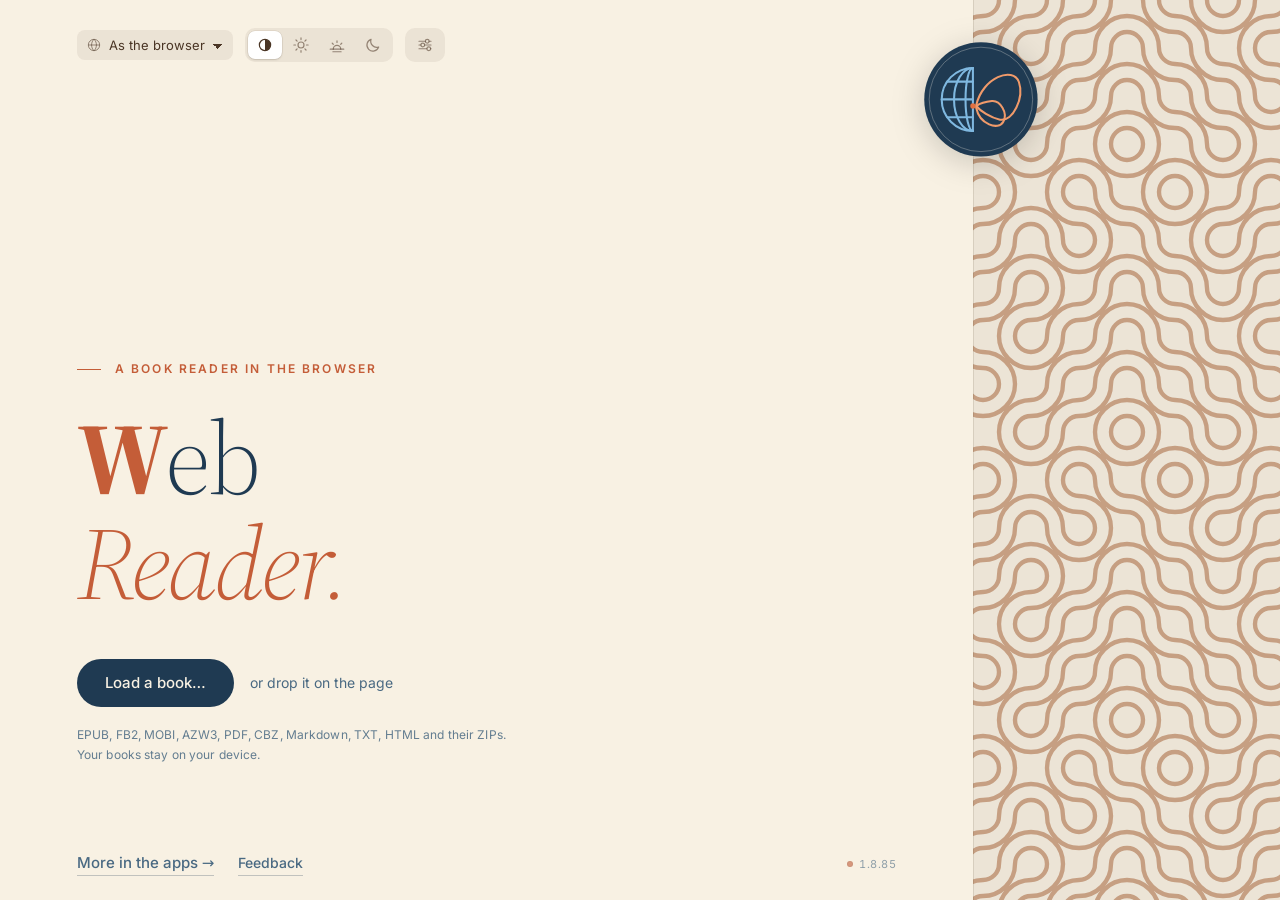
<file: index.html>
<!DOCTYPE html>
<html lang="en">
<head>
<meta charset="UTF-8">
<meta name="viewport" content="width=device-width, initial-scale=1.0, viewport-fit=cover">
<title>WebReader</title>
<meta name="theme-color" content="#f8f1e3">
<meta name="description" content="A book reader in the browser: EPUB, FB2, CBZ, Markdown, TXT and HTML. Your books stay on your device.">
<link rel="manifest" href="manifest.webmanifest">
<link rel="icon" href="icons/icon.svg" type="image/svg+xml">
<link rel="apple-touch-icon" href="icons/apple-touch-icon.png">
<link rel="stylesheet" href="shell.css">
<link rel="stylesheet" href="desk.css">
<link rel="stylesheet" href="desk-family.css">
<script>if (window.__TAURI__) document.documentElement.classList.add('desk');</script>
</head>
<body>
<div id="home">
    <div class="leaf">
        <header class="top">
            <label class="language"><span class="globe" aria-hidden="true"><svg viewBox="0 0 24 24"><circle cx="12" cy="12" r="8.5"/><path d="M3.5 12h17M12 3.5c-2.6 2.4-3.6 5.2-3.6 8.5s1 6.1 3.6 8.5M12 3.5c2.6 2.4 3.6 5.2 3.6 8.5s-1 6.1-3.6 8.5"/></svg></span><select id="homeLanguage" data-i18n-label="Language"></select></label>
            <div id="homeLight" class="segmented icons" role="radiogroup">
                <button type="button" role="radio" data-value="auto" data-i18n-label="Auto"><svg viewBox="0 0 24 24"><circle cx="12" cy="12" r="7.5"/><path d="M12 4.5a7.5 7.5 0 0 1 0 15z" class="fill"/></svg></button>
                <button type="button" role="radio" data-value="day" data-i18n-label="Day"><svg viewBox="0 0 24 24"><circle cx="12" cy="12" r="4"/><path d="M12 2.5v2.2M12 19.3v2.2M2.5 12h2.2M19.3 12h2.2M5.3 5.3l1.5 1.5M17.2 17.2l1.5 1.5M5.3 18.7l1.5-1.5M17.2 6.8l1.5-1.5"/></svg></button>
                <button type="button" role="radio" data-value="dusk" data-i18n-label="Twilight"><svg viewBox="0 0 24 24"><path d="M3 17.5h18M6.5 21h11"/><path d="M7 17.5a5 5 0 0 1 10 0"/><path d="M12 6.5v2M5.6 9.6l1.4 1.4M18.4 9.6 17 11"/></svg></button>
                <button type="button" role="radio" data-value="night" data-i18n-label="Night"><svg viewBox="0 0 24 24"><path d="M19.5 14.6A8 8 0 0 1 9.4 4.5a8 8 0 1 0 10.1 10.1z"/></svg></button>
            </div>
            <div class="segmented icons home-settings"><button id="homeSettings" type="button" data-i18n-label="Reading settings" title="Reading settings" aria-label="Reading settings"><svg viewBox="0 0 24 24"><path d="M4 7h8.5M17.5 7H20M4 12h2.5M11.5 12H20M4 17h10.5M19.5 17h.5"/><circle cx="15" cy="7" r="2.5"/><circle cx="9" cy="12" r="2.5"/><circle cx="17" cy="17" r="2.5"/></svg></button></div>
        </header>

        <main id="front">
            <p class="eyebrow" data-i18n="A book reader in the browser">A book reader in the browser</p>
            <h1 aria-label="WebReader"><span class="dropcap">W</span>eb<br><em>Reader<span class="punct">.</span></em></h1>
            <div class="doors">
                <button id="open" type="button" class="prominent" data-i18n="Load a book…">Load a book…</button>
                <span class="hint" data-i18n="or drop it on the page">or drop it on the page</span>
            </div>
            <p class="notes"><span id="formats"></span><br><span data-i18n="Your books stay on your device.">Your books stay on your device.</span><span id="install" hidden><br><span class="how"></span><button type="button" class="hide" data-i18n-label="Hide">×</button></span></p>
            <p id="problem" role="alert"></p>
            <section id="shelf" class="shelf" hidden>
                <p class="label" data-i18n="Continue reading">Continue reading</p>
                <div class="cards"></div>
            </section>
            <template id="bookCard">
                <div class="resume">
                    <button type="button" class="book">
                        <span class="slot" aria-hidden="true"></span>
                        <span class="cover"><span class="initial"></span></span>
                        <span class="words">
                            <span class="name"></span>
                            <span class="author" hidden></span>
                            <span class="how-far"><span class="progress-line"><i></i></span><span class="share"></span></span>
                        </span>
                    </button>
                    <button type="button" class="forget"><svg viewBox="0 0 24 24" aria-hidden="true"><path d="M7 7l10 10M17 7L7 17"/></svg></button>
                </div>
            </template>
            <input id="file" type="file" hidden>
            <ul id="samples"></ul>
        </main>

        <section id="apps" hidden></section>
        <section id="news" hidden></section>

        <footer class="bottom">
            <a id="appsDoor" class="more" href="#apps"><span data-i18n="More in the apps">More in the apps</span> →</a>
            <a id="feedback" class="more feedback" href="https://continuousreader.app/contact.html?app=webreader" target="_blank" rel="noopener"><span data-i18n="Feedback">Feedback</span></a>
            <a id="installHow" class="more" href="https://continuousreader.app/web-reader.html#app" target="_blank" rel="noopener" hidden><span data-i18n="How to install as an app">How to install as an app</span></a>
            <button id="update" type="button" class="update" hidden><span data-i18n="A new version is ready">A new version is ready</span> · <u data-i18n="Reload">Reload</u></button>
            <a id="version" class="version" href="#news" data-i18n-label="What’s new"><span class="dot" hidden></span><span class="number"></span></a>
        </footer>
    </div>
    <div class="band" aria-hidden="true"></div>
    <img class="seal" src="icons/seal.svg" alt="" aria-hidden="true">
</div>

<div id="deskHome"></div>

<section id="reader" hidden>
    <iframe id="page" title="Book"></iframe>
    <footer id="strip">
        <div class="side">
            <button id="close" type="button" class="icon" data-i18n-label="Close the book" title="Close the book" aria-label="Close the book"><svg viewBox="0 0 24 24"><path d="M15 5l-7 7 7 7"/></svg></button>
            <span id="title"></span>
        </div>
        <div class="group">
            <button id="contentsDoor" type="button" class="icon" data-i18n-label="Contents" title="Contents" aria-label="Contents"><svg viewBox="0 0 24 24"><path d="M5 7h14M5 12h14M5 17h9"/></svg></button>
            <button id="searchDoor" type="button" class="icon" data-i18n-label="Search" data-key="⌘F" title="Search" aria-label="Search"><svg viewBox="0 0 24 24"><circle cx="11" cy="11" r="6"/><path d="M15.5 15.5L20 20"/></svg></button>
            <button id="marksDoor" type="button" class="icon" data-i18n-label="Marks" title="Marks" aria-label="Marks" hidden><svg viewBox="0 0 24 24"><path d="M7 4h10v16l-5-4-5 4z"/></svg></button>
            <button id="settings" type="button" class="icon" data-i18n-label="Reading settings" title="Reading settings" aria-label="Reading settings"><svg viewBox="0 0 24 24"><path d="M4 7h8.5M17.5 7H20M4 12h2.5M11.5 12H20M4 17h10.5M19.5 17h.5"/><circle cx="15" cy="7" r="2.5"/><circle cx="9" cy="12" r="2.5"/><circle cx="17" cy="17" r="2.5"/></svg></button>
            <div id="bar"></div>
            <span id="position"></span>
        </div>
        <div class="side end">
            <button id="fullscreen" type="button" class="icon" data-i18n-label="Full screen" data-key="F" title="Full screen (F)" aria-label="Full screen"><svg viewBox="0 0 24 24"><path class="enter" d="M4 9V4h5M15 4h5v5M20 15v5h-5M9 20H4v-5"/><path class="leave" d="M9 4v5H4M20 9h-5V4M15 20v-5h5M4 15h5v5"/></svg></button>
        </div>
    </footer>
    <aside id="drawer" hidden>
        <div class="tabs" role="tablist">
            <button type="button" role="tab" data-tab="contents" data-word="Contents">Contents</button>
            <button type="button" role="tab" data-tab="search" data-word="Search">Search</button>
            <button type="button" role="tab" data-tab="marks" data-word="Marks">Marks</button>
            <button type="button" role="tab" data-tab="notes" data-word="Comment">Comment</button>
            <button type="button" role="tab" data-tab="pictures" data-word="Pictures">Pictures</button>
        </div>
        <nav id="contents" class="list" data-section="contents"></nav>
        <section class="search" data-section="search" hidden>
            <div class="field">
                <input type="search" autocomplete="off" spellcheck="false">
                <button type="button" class="icon" data-step="-1" data-i18n-label="Previous" disabled><svg viewBox="0 0 24 24"><path d="M6 15l6-6 6 6"/></svg></button>
                <button type="button" class="icon" data-step="1" data-i18n-label="Next" disabled><svg viewBox="0 0 24 24"><path d="M6 9l6 6 6-6"/></svg></button>
            </div>
            <output></output>
            <div class="list"></div>
        </section>
        <section class="marks" data-section="marks" hidden></section>
        <section class="notes" data-section="notes" hidden></section>
        <section class="pictures" data-section="pictures" hidden></section>
        <form class="go"><label><span data-i18n="Go to">Go to</span><input type="text" inputmode="decimal" autocomplete="off"></label></form>
    </aside>
    <dialog id="picture" tabindex="-1"><img alt=""></dialog>
    <div id="markBar" role="toolbar" hidden></div>
    <dialog id="markEdit" class="ask" tabindex="-1"></dialog>
</section>

<dialog id="panel" tabindex="-1" aria-label="Reading settings"></dialog>
<dialog id="pdfAsk" tabindex="-1"></dialog>
<dialog id="shelfAsk" class="ask" tabindex="-1"></dialog>
<dialog id="linkAsk" class="ask" tabindex="-1"></dialog>
<p id="notice" role="alert" hidden></p>
<div id="busy" role="status" aria-live="polite" hidden><span class="ring" aria-hidden="true"></span><span class="words"></span></div>
<script type="module" src="shell.js"></script>
</body>
</html>
</file>
<file: shell.css>
/* The shell wears the page's colours: `--ground` and `--ink` are set from
   the reading theme, `--surface` (the settings window) a step lighter, the
   rest mixed from them. */
:root {
    --ground: #f8f1e3;
    --ink: #4a3525;
    --surface: #fbf7ef;
    --raised: #ffffff;
    --faint: color-mix(in srgb, var(--ink) 55%, transparent);
    --line: color-mix(in srgb, var(--ink) 13%, transparent);
    --key: color-mix(in srgb, var(--ink) 7%, transparent);
    --key-hover: color-mix(in srgb, var(--ink) 11%, transparent);
    --track: color-mix(in srgb, var(--ink) 16%, transparent);
    --shadow: 0 24px 70px rgba(0, 0, 0, 0.22), 0 2px 8px rgba(0, 0, 0, 0.08);
    font-synthesis: none;
}
/* The site's faces (ContinuousReaderSite/fonts, OFL), by script: a page
   loads only the ones its words need. */
@font-face { font-family: 'Source Serif 4'; font-style: normal; font-weight: 200 900; font-display: swap; src: url('fonts/source-serif-4-latin-opsz.woff2') format('woff2-variations'); unicode-range: U+0000-00FF, U+0131, U+0152-0153, U+02BB-02BC, U+02C6, U+02DA, U+02DC, U+0304, U+0308, U+0329, U+2000-206F, U+2074, U+20AC, U+2122, U+2191, U+2193, U+2212, U+2215, U+FEFF, U+FFFD; }
@font-face { font-family: 'Source Serif 4'; font-style: normal; font-weight: 200 900; font-display: swap; src: url('fonts/source-serif-4-latin-ext-opsz.woff2') format('woff2-variations'); unicode-range: U+0100-02BA, U+02BD-02C5, U+02C7-02CC, U+02CE-02D7, U+02DD-02FF, U+0304, U+0308, U+0329, U+1D00-1DBF, U+1E00-1E9F, U+1EF2-1EFF, U+2020, U+20A0-20AB, U+20AD-20C0, U+2113, U+2C60-2C7F, U+A720-A7FF; }
@font-face { font-family: 'Source Serif 4'; font-style: normal; font-weight: 200 900; font-display: swap; src: url('fonts/source-serif-4-cyrillic-opsz.woff2') format('woff2-variations'); unicode-range: U+0301, U+0400-045F, U+0490-0491, U+04B0-04B1, U+2116; }
@font-face { font-family: 'Source Serif 4'; font-style: italic; font-weight: 200 900; font-display: swap; src: url('fonts/source-serif-4-latin-opsz-italic.woff2') format('woff2-variations'); unicode-range: U+0000-00FF, U+0131, U+0152-0153, U+02BB-02BC, U+02C6, U+02DA, U+02DC, U+0304, U+0308, U+0329, U+2000-206F, U+2074, U+20AC, U+2122, U+2191, U+2193, U+2212, U+2215, U+FEFF, U+FFFD; }
@font-face { font-family: 'Source Serif 4'; font-style: italic; font-weight: 200 900; font-display: swap; src: url('fonts/source-serif-4-latin-ext-opsz-italic.woff2') format('woff2-variations'); unicode-range: U+0100-02BA, U+02BD-02C5, U+02C7-02CC, U+02CE-02D7, U+02DD-02FF, U+0304, U+0308, U+0329, U+1D00-1DBF, U+1E00-1E9F, U+1EF2-1EFF, U+2020, U+20A0-20AB, U+20AD-20C0, U+2113, U+2C60-2C7F, U+A720-A7FF; }
@font-face { font-family: 'Source Serif 4'; font-style: italic; font-weight: 200 900; font-display: swap; src: url('fonts/source-serif-4-cyrillic-opsz-italic.woff2') format('woff2-variations'); unicode-range: U+0301, U+0400-045F, U+0490-0491, U+04B0-04B1, U+2116; }
@font-face { font-family: 'Inter'; font-style: normal; font-weight: 100 900; font-display: swap; src: url('fonts/inter-latin-wght.woff2') format('woff2-variations'); unicode-range: U+0000-00FF, U+0131, U+0152-0153, U+02BB-02BC, U+02C6, U+02DA, U+02DC, U+0304, U+0308, U+0329, U+2000-206F, U+2074, U+20AC, U+2122, U+2191, U+2193, U+2212, U+2215, U+FEFF, U+FFFD; }
@font-face { font-family: 'Inter'; font-style: normal; font-weight: 100 900; font-display: swap; src: url('fonts/inter-latin-ext-wght.woff2') format('woff2-variations'); unicode-range: U+0100-02BA, U+02BD-02C5, U+02C7-02CC, U+02CE-02D7, U+02DD-02FF, U+0304, U+0308, U+0329, U+1D00-1DBF, U+1E00-1E9F, U+1EF2-1EFF, U+2020, U+20A0-20AB, U+20AD-20C0, U+2113, U+2C60-2C7F, U+A720-A7FF; }
@font-face { font-family: 'Inter'; font-style: normal; font-weight: 100 900; font-display: swap; src: url('fonts/inter-cyrillic-wght.woff2') format('woff2-variations'); unicode-range: U+0301, U+0400-045F, U+0490-0491, U+04B0-04B1, U+2116; }

html, body { height: 100%; margin: 0; }
body {
    background: var(--ground);
    color: var(--ink);
    font: 13px/1.4 -apple-system, system-ui, "Segoe UI", Roboto, sans-serif;
    overflow: hidden;
    -webkit-font-smoothing: antialiased;
    -webkit-tap-highlight-color: transparent;
}
button {
    font: inherit; color: inherit;
    background: var(--key); border: 0; border-radius: 8px;
    padding: 5px 12px; cursor: pointer;
    transition: background 0.15s;
}
button:hover { background: var(--key-hover); }
button:focus-visible, input:focus-visible { outline: 2px solid color-mix(in srgb, var(--ink) 45%, transparent); outline-offset: 2px; }
/* A slider shows its focus on the thumb: Safari counts a click as a key's
   focus on a range and drew a box round the whole track. */
.slider input:focus-visible { outline: none; }
.slider input:focus-visible::-webkit-slider-thumb { box-shadow: 0 1px 3px rgba(0, 0, 0, 0.28), 0 0 0 4px color-mix(in srgb, var(--ink) 18%, transparent); }
.slider input:focus-visible::-moz-range-thumb { box-shadow: 0 1px 3px rgba(0, 0, 0, 0.28), 0 0 0 4px color-mix(in srgb, var(--ink) 18%, transparent); }
button.prominent { background: var(--ink); color: var(--ground); padding: 9px 20px; border-radius: 10px; font-size: 14px; font-weight: 500; }
button.prominent:hover { background: color-mix(in srgb, var(--ink) 88%, var(--ground)); }
button.icon { width: 32px; height: 32px; padding: 0; display: inline-grid; place-items: center; background: none; border-radius: 8px; flex: none; }
button.icon:hover { background: var(--key); }
button.icon svg { width: 19px; height: 19px; fill: none; stroke: currentColor; stroke-width: 1.7; stroke-linecap: round; stroke-linejoin: round; }
button.quiet { background: none; color: var(--faint); padding: 6px 10px; }
button.quiet:hover { color: var(--ink); background: var(--key); }
[hidden] { display: none !important; }

/* MARK: Home */

/* A book's cover: the words on a wide leaf, set low and to the left; an
   ornamental band down the right edge in the palette's dark tones. On a
   phone the band is a strip along the top. */
/* The home speaks the site's language: Source Serif and Inter, the
   family's blue and terracotta by day (the page's own colours at night). */
#home {
    --serif: "Source Serif 4", Georgia, "Noto Serif", serif;
    --sans: "Inter", -apple-system, system-ui, "Segoe UI", Roboto, sans-serif;
    font-family: var(--sans);
    color: var(--brand-ink, var(--ink));
    --band-width: clamp(150px, 24vw, 380px);
    --seal: clamp(104px, 9vw, 136px);
    position: fixed; inset: 0;
    display: grid; grid-template-columns: minmax(0, 1fr) var(--band-width);
}
#home.over .leaf { outline: 2px dashed var(--faint); outline-offset: -18px; border-radius: 28px; }
#home .leaf {
    overflow-y: auto; overscroll-behavior: contain;
    display: flex; flex-direction: column;
    padding: max(28px, env(safe-area-inset-top)) clamp(24px, 6vw, 96px) max(24px, env(safe-area-inset-bottom)) max(clamp(24px, 6vw, 96px), env(safe-area-inset-left));
    box-sizing: border-box;
}
#home .band {
    background-color: var(--band, #2a1d12);
    background-image: var(--band-pattern, none);
    background-size: var(--band-size, 200px 200px); background-position: center top;
    box-shadow: inset 1px 0 0 var(--line);
}
/* The logo is two-sided — a globe's half and a wing's: its seam stands
   on the edge, the globe over the page, the wing over the band. */
#home .seal {
    position: absolute; z-index: 1; pointer-events: none;
    width: var(--seal); height: var(--seal);
    left: calc(100% - var(--band-width)); top: calc(max(28px, env(safe-area-inset-top)) + var(--seal) * 0.62);
    transform: translate(calc(-50% + 6.96%), -50%);
    filter: drop-shadow(0 6px 16px rgba(0, 0, 0, 0.18));
}
#home .top { display: flex; align-items: center; gap: 12px; padding-right: calc(var(--seal) * 0.6); }
#home .language select { padding-left: 32px; min-width: 0; max-width: 100%; text-overflow: ellipsis; }
/* The light never wraps; the language's name gives way first. */
#home .top .segmented { flex-wrap: nowrap; flex: none; }
#home .top .language { min-width: 0; flex: 0 1 auto; }
#home .language { position: relative; }
#home .language .globe { position: absolute; left: 9px; top: 50%; transform: translateY(-50%); display: grid; pointer-events: none; }
#home .language .globe svg { width: 16px; height: 16px; fill: none; stroke: currentColor; stroke-width: 1.5; }

.segmented.icons { padding: 3px; }
.segmented.icons button { padding: 5px 8px; display: grid; place-items: center; }
.segmented.icons svg { width: 18px; height: 18px; fill: none; stroke: currentColor; stroke-width: 1.6; stroke-linecap: round; stroke-linejoin: round; }
.segmented.icons svg .fill { fill: currentColor; stroke: none; }

#front { margin-top: auto; padding: 48px 0 8px; max-width: 34em; }
#home .eyebrow {
    margin: 0 0 28px; font: 600 12px/1.4 var(--sans); letter-spacing: 0.18em; text-transform: uppercase; color: var(--brand-accent);
}
#home .eyebrow::before {
    content: ""; display: inline-block; width: 24px; height: 1px; margin-right: 14px;
    background: currentColor; vertical-align: middle; transform: translateY(-1px);
}
#home h1 {
    font: 300 clamp(56px, 8vw, 112px)/1.02 var(--serif); letter-spacing: -0.035em; margin: 0 0 44px;
}
#home h1 .dropcap { font-weight: 700; color: var(--brand-accent); }
#home h1 em { font-style: italic; font-weight: 300; color: var(--brand-accent); }
#home .lead { margin: 0 0 28px; font: 400 clamp(17px, 1.3vw, 21px)/1.55 var(--serif); color: var(--brand-soft); max-width: 34em; text-wrap: pretty; }
#home .doors { display: flex; align-items: center; flex-wrap: wrap; gap: 8px 16px; }
/* The site's call: a pill in the ink, the terracotta under the pointer. */
#home .doors .prominent {
    padding: 15px 28px; border-radius: 100px; font: 500 15px/1.2 var(--sans);
    background: var(--brand-ink); color: var(--ground); transition: background 0.2s, transform 0.2s;
}
#home .doors .prominent:hover { background: var(--brand-accent-deep); transform: translateY(-1px); }
#home .hint { color: var(--brand-soft); font-size: 14px; }
#home .notes { margin: 18px 0 0; color: var(--brand-soft); font-size: 12px; line-height: 1.7; letter-spacing: 0.01em; opacity: 0.85; }
#problem { margin: 6px 0 0; color: #c0392b; min-height: 1.4em; }

/* The book one was reading: a quiet row — a small cover in the band's
   pattern, the title in the book's type and how far one got. */
/* The book to go back to, and a ✕ in its corner (under the pointer; always
   on a touch screen) that takes it and all that is kept of it away. */
#home .shelf { margin: 22px 0 0; }
#home .shelf[hidden] { display: none; }
#home .shelf > .label { margin: 0 0 2px; font-size: 11px; font-weight: 500; letter-spacing: 0.02em; color: var(--brand-soft); }
/* A free slot: the face a faint tint with a «+» in it, a quiet word — the
   shape of a book not there yet; under the pointer it lifts as a card does. */
#home .resume.free .cover { background: color-mix(in srgb, var(--brand-ink) 5%, transparent); box-shadow: none; }
#home .resume.free .cover .initial { display: none; }
#home .resume.free .cover::after { content: '+'; font: 300 24px/1 var(--sans); color: color-mix(in srgb, var(--brand-ink) 32%, transparent); }
#home .resume.free .book:hover .cover::after { color: color-mix(in srgb, var(--brand-ink) 55%, transparent); }
#home .resume.free .name { font-size: 16px; color: var(--brand-soft); opacity: 0.75; }
#home .resume + .resume { margin-top: 6px; }
/* The slot's number before its card: 1, 2, 3. */
#home .book .slot { width: 1ch; font: 400 18px/1 var(--serif); font-variant-numeric: tabular-nums; color: var(--brand-soft); opacity: 0.7; text-align: center; }
#home .resume { position: relative; width: min(100% + 24px, 452px); margin: 0 0 0 -12px; }
#home .resume[hidden] { display: none; }
#home .book {
    display: grid; grid-template-columns: auto auto minmax(0, 1fr); align-items: center; gap: 14px;
    width: 100%; margin: 0; padding: 10px 40px 10px 12px; text-align: left;
    background: none; border-radius: 12px;
}
#home .forget {
    position: absolute; top: 8px; right: 8px; width: 28px; height: 28px; padding: 0; border-radius: 50%;
    display: grid; place-items: center; background: none; color: var(--brand-soft);
    opacity: 0; transition: opacity 0.15s, background 0.15s;
}
#home .forget svg { width: 16px; height: 16px; fill: none; stroke: currentColor; stroke-width: 1.8; stroke-linecap: round; }
#home .resume:hover .forget, #home .forget:focus-visible { opacity: 1; }
#home .forget:hover { background: color-mix(in srgb, var(--brand-ink) 10%, transparent); color: var(--brand-ink); }
@media (pointer: coarse) { #home .forget { opacity: 0.7; } }
#home .book:hover { background: var(--key); }
#home .book .cover {
    width: 52px; height: 74px; border-radius: 2px 4px 4px 2px; display: grid; place-items: center;
    background-color: var(--band); background-image: var(--band-pattern); background-size: var(--cover-size, 80px 80px);
    box-shadow: inset 2px 0 0 rgba(0, 0, 0, 0.14), 0 0 0 1px var(--line), 0 1px 2px rgba(0, 0, 0, 0.12);
}
#home .book .initial {
    width: 30px; height: 30px; border-radius: 50%; display: grid; place-items: center;
    background: var(--ground); color: var(--brand-ink); font: 400 16px/1 var(--serif);
}
/* The book's own cover, filling the face; the letter stands aside. */
#home .book .cover.picture { background-color: var(--ground); background-size: cover; background-position: center; }
#home .book .cover.picture .initial { display: none; }
#home .book .words { display: grid; gap: 2px; min-width: 0; }
#home .book .name { font: 400 20px/1.25 var(--serif); color: var(--brand-ink); overflow: hidden; text-overflow: ellipsis; white-space: nowrap; }
#home .book .author { font-size: 14px; line-height: 1.3; color: var(--brand-soft); overflow: hidden; text-overflow: ellipsis; white-space: nowrap; }
#home .book .author[hidden] { display: none; }
/* How far: the line and its per cent on one axis. */
#home .book .how-far { display: flex; align-items: center; gap: 10px; margin-top: 4px; }
#home .book .progress-line { flex: 1; display: block; height: 2px; border-radius: 1px; background: var(--track); overflow: hidden; }
#home .book .progress-line i { display: block; height: 100%; width: var(--read, 0%); background: var(--brand-accent); }
#home .book .share { flex: none; min-width: 3ch; text-align: right; color: var(--brand-soft); font-variant-numeric: tabular-nums; font-size: 12px; line-height: 1; }

#samples { list-style: none; margin: 14px 0 0; padding: 0; font-size: 12px; line-height: 1.9; }

#home .bottom { padding-top: 40px; display: flex; flex-wrap: wrap; align-items: baseline; gap: 16px; }
/* The version, in the corner, for whoever looks. */
/* The number at the row's end; a new version's notice just before it. */
#home .version, #home .update { margin-left: auto; }
#home .update:not([hidden]) + .version { margin-left: 0; }
#home .update { white-space: nowrap; background: none; border: 0; padding: 0; font: inherit; font-size: 12px; color: var(--brand-accent-deep); cursor: pointer; }
#home .update u { text-underline-offset: 3px; }
#home .update:hover u { text-decoration-thickness: 2px; }
#home .update[hidden], #install[hidden] { display: none; }
#install .how button { background: none; border: 0; padding: 0; font: inherit; color: var(--brand-ink); text-decoration: underline; text-underline-offset: 3px; text-decoration-color: color-mix(in srgb, currentColor 40%, transparent); cursor: pointer; }
#install .how button:hover { text-decoration-color: currentColor; }
#install .hide { background: none; border: 0; padding: 0 4px; margin-left: 6px; font: inherit; font-size: 13px; line-height: 1; color: inherit; opacity: 0.6; cursor: pointer; }
#install .hide:hover { opacity: 1; }
#home .version { font-size: 11px; letter-spacing: 0.04em; font-variant-numeric: tabular-nums; color: var(--brand-soft); opacity: 0.6; text-decoration: none; transition: opacity 0.18s; }
#home .version:hover { opacity: 1; }
#home .version .dot { display: inline-block; width: 6px; height: 6px; margin-right: 6px; border-radius: 50%; background: var(--brand-accent); vertical-align: 1px; }
#home .version .dot[hidden] { display: none; }

/* What's new: the reader's own changelog. */
#news { padding: 36px 0 24px; max-width: 40em; }
#news .back { color: var(--brand-soft); text-decoration: none; font-size: 14px; font-weight: 500; }
#news .back:hover { color: var(--brand-ink); }
#news .eyebrow { margin: 32px 0 20px; }
#news h2 { font: 300 clamp(44px, 5.6vw, 76px)/1.02 var(--serif); letter-spacing: -0.03em; margin: 0 0 28px; color: var(--brand-ink); }
#news .entry { padding: 24px 0 8px; border-top: 1px solid color-mix(in srgb, var(--brand-ink) 14%, transparent); }
#news .when { margin: 0; font: 600 12px/1.4 var(--sans); letter-spacing: 0.14em; text-transform: uppercase; color: var(--brand-accent); }
#news h3 { margin: 10px 0 10px; font: 500 26px/1.2 var(--serif); color: var(--brand-ink); }
#news .entry p:last-child { margin: 0 0 16px; font: 400 17px/1.6 var(--serif); color: var(--brand-soft); text-wrap: pretty; }
/* Links on the leaf, one way: the ink, a hairline under it that darkens
   under the pointer. */
#home a.more, #samples a, #apps a[target] {
    color: var(--brand-soft); text-decoration: none; font-weight: 500;
    border-bottom: 1px solid color-mix(in srgb, var(--brand-ink) 25%, transparent); padding-bottom: 2px;
    transition: color 0.18s, border-color 0.18s;
}
#home a.more:hover, #samples a:hover, #apps a[target]:hover { color: var(--brand-ink); border-bottom-color: var(--brand-ink); }
#samples a { font-weight: 400; }
#home a.more { font-size: 15px; }
/* The family's form on the site, beside the apps' door and quieter. */
#home a.feedback { font-size: 14px; margin-left: 8px; }
#home.on-page .bottom { display: none; }

/* The apps, on the same leaf. */
#apps { padding: 36px 0 24px; max-width: 60em; }
#apps .back { color: var(--brand-soft); text-decoration: none; font-size: 14px; font-weight: 500; }
#apps .back:hover { color: var(--brand-ink); }
#apps .eyebrow { margin: 32px 0 20px; }
#apps h2 { font: 300 clamp(44px, 5.6vw, 76px)/1.02 var(--serif); letter-spacing: -0.03em; margin: 0 0 24px; }
#apps .lead { max-width: 32em; }
#apps h3 { margin: 44px 0 18px; font-size: 12px; font-weight: 600; letter-spacing: 0.18em; text-transform: uppercase; color: var(--brand-accent); }
#apps .features { display: grid; grid-template-columns: repeat(auto-fill, minmax(240px, 1fr)); gap: 22px 32px; margin: 0; }
#apps dt { font: 500 21px/1.2 var(--serif); margin-bottom: 6px; color: var(--brand-ink); }
#apps dd { margin: 0; color: var(--brand-soft); font: 400 16px/1.55 var(--serif); }
#apps .also { margin: 24px 0 0; color: var(--brand-soft); font: italic 400 16px/1.55 var(--serif); }
#apps .cards { display: grid; gap: 16px; max-width: 46em; }
#apps .card {
    container-type: inline-size;
    display: grid; grid-template: auto 1fr auto / 210px minmax(0, 1fr); gap: 10px 22px; padding: 18px 22px 18px 0;
    background: var(--raised); border-radius: 16px; box-shadow: 0 0 0 1px var(--line); overflow: hidden;
}
#apps .card figure { grid-row: 1 / -1; margin: -18px 0; min-height: 210px; position: relative; }
#apps .card figure img { position: absolute; inset: 10px; width: calc(100% - 20px); height: calc(100% - 20px); object-fit: contain; }
@media (max-width: 720px) {
    #apps .card { grid-template: auto / minmax(0, 1fr); padding: 0 20px 18px; }
    #apps .card figure { grid-row: auto; margin: 0 -20px 6px; }
}
:root[style*="color-scheme: dark"] #apps .card figure { filter: brightness(0.72) saturate(0.85); }
#apps .card header { display: flex; align-items: center; gap: 12px; }
#apps .card header > div { min-width: 0; }
#apps .card header img { width: 44px; height: 44px; border-radius: 10px; box-shadow: 0 0 0 0.5px rgba(0, 0, 0, 0.15); }
/* The name on one line in a narrow card: «ContinuousReader» ran past its
   edge; the type gives way to the card's width (100cqi, its content box
   less the icon), down to 16px. */
#apps h4 { margin: 0; font: 500 21px/1.2 var(--serif); font-size: clamp(16px, calc((100cqi - 56px) / 8.6), 21px); white-space: nowrap; color: var(--brand-ink); }
#apps .role { margin: 2px 0 0; color: var(--brand-soft); font-size: 12px; }
#apps .card > p { margin: 0; font: 400 16px/1.55 var(--serif); color: var(--brand-ink); }
#apps .card .links { display: flex; gap: 16px; font-size: 13px; }
#apps .compare { margin: 28px 0 0; font-size: 14px; }

@media (max-width: 720px) {
    #home { --strip: calc(56px + env(safe-area-inset-top)); --seal: 76px; grid-template-columns: 1fr; grid-template-rows: var(--strip) minmax(0, 1fr); }
    #home .band { grid-row: 1; background-size: var(--band-size-small, 120px 120px); box-shadow: inset 0 -1px 0 var(--line); }
    /* The seal on the strip's lower edge, at the leaf's left margin. */
    #home .seal { left: calc(max(22px, env(safe-area-inset-left)) + var(--seal) / 2); top: var(--strip); transform: translate(-50%, -50%); }
    #home .top { padding-right: 0; padding-left: calc(var(--seal) + 4px); justify-content: flex-end; gap: 8px; }
    #home .language select { font-size: 13px; padding: 6px 22px 6px 28px; background-position: calc(100% - 13px) 55%, calc(100% - 8px) 55%; max-width: 150px; text-overflow: ellipsis; }
    #home .language .globe { left: 8px; }
    .segmented.icons button { padding: 5px 6px; }
    #home .leaf { grid-row: 2; padding: 24px max(22px, env(safe-area-inset-right)) max(24px, env(safe-area-inset-bottom)) max(22px, env(safe-area-inset-left)); }
    #front { padding-top: 40px; }
    #home .lead { font-size: 16px; }
    #home .hint { display: none; }
    #home .resume { width: calc(100% + 24px); }
    /* No room beside the apps' door: the notice takes a line of its own above it. */
    #home .update { order: -1; flex-basis: 100%; text-align: right; }
    #home .update:not([hidden]) + .version { margin-left: auto; }
}
@media (pointer: coarse) { #home .hint { display: none; } }

/* MARK: The reader */

#reader { position: fixed; inset: 0; display: flex; flex-direction: column; }
#page { flex: 1; width: 100%; border: 0; display: block; min-height: 0; transition: opacity 0.2s; }

/* Comfort's strip: paper under it, the doors and the bar in a group of
   reasonable width in the middle; asleep while one reads. */
#strip {
    flex: none; height: 48px; box-sizing: border-box;
    display: grid; grid-template-columns: 1fr minmax(0, 640px) 1fr; align-items: center; gap: 12px;
    padding: 0 10px;
    white-space: nowrap;
    transition: opacity 0.6s ease, transform 0.3s ease;
}
#strip.awake { transition: opacity 0.15s ease, transform 0.2s ease; }
#strip:not(.awake) { opacity: 0.3; }
#strip .side { display: flex; align-items: center; gap: 6px; min-width: 0; }
#strip .side.end { justify-content: flex-end; }
#strip .group { display: flex; align-items: center; gap: 8px; min-width: 0; }
#title { overflow: hidden; text-overflow: ellipsis; min-width: 0; color: var(--faint); }
#position { color: var(--faint); font-variant-numeric: tabular-nums; min-width: 4.5em; text-align: right; font-size: 12px; }
#fullscreen .leave { display: none; }
:fullscreen #fullscreen .leave, .full #fullscreen .leave { display: inline; }
:fullscreen #fullscreen .enter, .full #fullscreen .enter { display: none; }
@media (max-width: 720px) { #title { display: none; } #strip { grid-template-columns: auto minmax(0, 1fr) auto; } }

/* Full screen: the strip lies over the page's foot and goes when asleep. */
:fullscreen #strip, .full #strip { position: absolute; left: 0; right: 0; bottom: 0; background: var(--ground); }
:fullscreen #strip:not(.awake), .full #strip:not(.awake) { opacity: 0; transform: translateY(100%); }

/* MARK: The position bar */

#bar { flex: 1; min-width: 120px; }
.progress { position: relative; height: 32px; display: flex; align-items: center; cursor: pointer; touch-action: none; }
.progress .cells { flex: 1; display: flex; gap: 3px; height: 9px; }
.progress .cells i { flex: 1; border-radius: 1.5px; background: var(--ink); opacity: 0.22; transition: opacity 0.12s; }
.progress .cells i.on { opacity: 0.85; }
.progress .marker { position: absolute; left: 0; top: 4px; bottom: 4px; width: 2px; margin-left: -1px; border-radius: 1px; background: color-mix(in srgb, var(--ink) 45%, transparent); pointer-events: none; }
.progress .bubble {
    position: absolute; bottom: calc(100% + 8px); left: 1px;
    padding: 4px 8px; border-radius: 7px;
    background: var(--surface); border: 1px solid var(--line); box-shadow: 0 4px 12px rgba(0, 0, 0, 0.12);
    font-size: 11px; font-weight: 600; font-variant-numeric: tabular-nums; white-space: nowrap;
}

/* MARK: The drawer: contents, search, marks, pictures */

#drawer {
    position: absolute; left: 50%; bottom: 56px; transform: translateX(-50%);
    width: min(460px, calc(100% - 24px)); height: min(70vh, 580px); box-sizing: border-box;
    display: flex; flex-direction: column; overflow: hidden;
    background: var(--surface); border-radius: 16px; box-shadow: var(--shadow), 0 0 0 1px var(--line);
}
#drawer .tabs { flex: none; display: flex; gap: 2px; padding: 8px 10px 0; }
#drawer .tabs button { flex: 1; background: none; padding: 7px 8px; border-radius: 9px; color: var(--faint); white-space: nowrap; overflow: hidden; text-overflow: ellipsis; }
#drawer .tabs button:hover { background: var(--key); color: var(--ink); }
#drawer .tabs button.chosen { background: var(--key-hover); color: var(--ink); font-weight: 600; }
#drawer [data-section] { flex: 1; min-height: 0; }
#drawer .list { overflow-y: auto; padding: 8px; display: flex; flex-direction: column; box-sizing: border-box; overscroll-behavior: contain; }
#drawer .list button { text-align: left; background: none; padding: 8px 12px; white-space: normal; border-radius: 9px; line-height: 1.35; flex: none; }
#drawer .list button:hover { background: var(--key); }
#drawer .list button.chosen { background: var(--key-hover); font-weight: 600; }
#drawer .search { display: flex; flex-direction: column; }
#drawer .search .field { flex: none; display: flex; align-items: center; gap: 2px; padding: 10px 12px 0; }
#drawer .search output { flex: none; padding: 6px 20px 0; min-height: 18px; color: var(--faint); font-size: 12px; font-variant-numeric: tabular-nums; }
#drawer .search .list { flex: 1; min-height: 0; padding-top: 4px; }
#drawer .search .list button { display: flex; gap: 12px; align-items: baseline; font-weight: 400; }
#drawer .search .line { flex: 1; min-width: 0; overflow-wrap: anywhere; }
#drawer .search .line b { font-weight: 700; }
#drawer .where { flex: none; color: var(--faint); font-size: 12px; font-variant-numeric: tabular-nums; }
#drawer .rest { margin: 6px 12px; color: var(--faint); font-size: 12px; }
#drawer input, #drawer textarea {
    font: inherit; font-size: 14px; color: inherit; box-sizing: border-box; min-width: 0;
    background: var(--ground); border: 0; border-radius: 9px; box-shadow: inset 0 0 0 1px var(--line); padding: 8px 12px;
}
#drawer .search input { flex: 1; margin-right: 6px; }
#drawer .icon:disabled { opacity: 0.3; cursor: default; background: none; }
#drawer .pictures { overflow-y: auto; padding: 10px; display: grid; grid-template-columns: repeat(auto-fill, minmax(120px, 1fr)); grid-auto-rows: 120px; gap: 8px; align-content: start; overscroll-behavior: contain; }
#drawer .pictures button { padding: 0; overflow: hidden; display: grid; place-items: center; background: var(--ground); box-shadow: inset 0 0 0 1px var(--line); }
#drawer .pictures img { width: 100%; height: 100%; object-fit: contain; }
#drawer .go { flex: none; margin: 0; padding: 8px 12px; border-top: 1px solid var(--line); }
#drawer .go label { display: flex; align-items: center; justify-content: flex-end; gap: 10px; color: var(--faint); font-size: 12px; }
#drawer .go input { width: 9em; padding: 5px 10px; font-size: 13px; }
#picture { width: 100vw; height: 100vh; max-width: none; max-height: none; margin: 0; padding: 24px; border: 0; box-sizing: border-box; background: color-mix(in srgb, var(--ground) 92%, transparent); }
#picture[open] { display: grid; place-items: center; }
#picture img { max-width: 100%; max-height: 100%; min-width: 0; min-height: 0; object-fit: contain; }
#picture::backdrop { background: none; }

/* MARK: The reader's marks (NanoReader) */

.dot { width: 18px; height: 18px; padding: 0; border-radius: 50%; background: var(--dot); flex: none; box-shadow: inset 0 0 0 1px rgba(0, 0, 0, 0.12); }
button.dot { width: 22px; height: 22px; cursor: pointer; transition: transform 0.12s; }
button.dot:hover { background: var(--dot); transform: scale(1.14); }
button.dot.chosen { box-shadow: 0 0 0 2px var(--surface), 0 0 0 4px var(--ink); }
#markBar {
    position: fixed; z-index: 20; display: flex; align-items: center; gap: 9px; padding: 6px 8px 6px 12px;
    background: var(--surface); border-radius: 14px; box-shadow: 0 8px 28px rgba(0, 0, 0, 0.18), 0 0 0 1px var(--line);
    animation: fade 0.12s ease-out;
}
#markBar .icon { margin-left: -4px; }
#markBar .dot + .icon { margin-left: 2px; }
#drawer .marks { display: flex; flex-direction: column; }
#drawer .marks .list { flex: 1; min-height: 0; }
#drawer .mark { display: flex; align-items: flex-start; flex: none; border-radius: 9px; }
#drawer .mark:hover { background: var(--key); }
#drawer .mark .travel { flex: 1; min-width: 0; display: flex; gap: 10px; align-items: flex-start; }
#drawer .mark .travel:hover { background: none; }
#drawer .mark .travel .dot { width: 11px; height: 11px; margin-top: 4px; }
#drawer .mark .words { flex: 1; min-width: 0; display: grid; gap: 3px; }
#drawer .mark .line { display: -webkit-box; -webkit-line-clamp: 3; -webkit-box-orient: vertical; overflow: hidden; overflow-wrap: anywhere; }
#drawer .mark .note { color: var(--faint); font-style: italic; white-space: pre-wrap; overflow-wrap: anywhere; }
#drawer .mark .icon { margin: 3px 4px 0 0; padding: 0; opacity: 0; }
#drawer .mark:hover .icon, #drawer .mark .icon:focus-visible { opacity: 1; }
#drawer .foot { flex: none; display: grid; gap: 8px; padding: 8px 12px 10px; border-top: 1px solid var(--line); }
#drawer .foot .here { justify-self: start; }
#drawer .foot textarea { width: 100%; resize: none; line-height: 1.45; }
.ask { width: min(480px, calc(100vw - 32px)); box-sizing: border-box; padding: 28px 32px 22px; border: 0; border-radius: 22px; background: var(--surface); color: var(--ink); box-shadow: var(--shadow), 0 0 0 1px var(--line); }
.ask:focus { outline: none; }
.ask[open] { animation: rise 0.18s ease-out; }
.ask::backdrop { background: rgba(0, 0, 0, 0.12); animation: fade 0.18s ease-out; }
.ask h2 { margin: 0 0 14px; font: 600 19px/1.2 Georgia, serif; letter-spacing: -0.005em; }
.ask footer { display: flex; justify-content: flex-end; gap: 10px; margin-top: 18px; }
#markEdit textarea { min-height: 4.5em; }
#linkAsk input, #markEdit textarea { width: 100%; box-sizing: border-box; font: inherit; font-size: 14px; color: inherit; background: var(--ground); border: 0; border-radius: 9px; box-shadow: inset 0 0 0 1px var(--line); padding: 10px 12px; resize: vertical; line-height: 1.45; }
#linkAsk .prominent:disabled { opacity: 0.35; cursor: default; }
#markEdit blockquote { margin: 0 0 14px; padding: 0 0 0 14px; border-left: 3px solid var(--line); max-height: 9em; overflow-y: auto; white-space: pre-wrap; font: 400 15px/1.5 Georgia, serif; }
#markEdit .dots { display: flex; gap: 10px; margin-top: 14px; }
#markEdit footer { justify-content: space-between; align-items: center; }

/* MARK: Opening: a spinner once it takes a while */

#busy {
    position: fixed; left: 50%; top: 50%; transform: translate(-50%, -50%); z-index: 50;
    display: flex; align-items: center; gap: 12px; padding: 14px 20px; border-radius: 14px;
    background: var(--surface); color: var(--ink); box-shadow: var(--shadow), 0 0 0 1px var(--line);
    font-size: 14px; font-variant-numeric: tabular-nums; pointer-events: none; animation: fade 0.18s ease-out;
}
#busy[hidden] { display: none; }
/* A word over the page (no room to keep the book): at the top, a click away. */
#notice {
    position: fixed; left: 50%; top: max(16px, env(safe-area-inset-top)); transform: translateX(-50%); z-index: 60;
    width: max-content; max-width: min(520px, calc(100vw - 32px)); margin: 0; padding: 12px 18px; border-radius: 12px;
    background: var(--surface); color: var(--ink); box-shadow: var(--shadow), 0 0 0 1px var(--line);
    font-size: 14px; line-height: 1.4; cursor: pointer; animation: fade 0.18s ease-out;
}
#notice[hidden] { display: none; }
#busy .ring { width: 18px; height: 18px; box-sizing: border-box; border-radius: 50%; border: 2px solid var(--line); border-top-color: var(--ink); animation: spin 0.8s linear infinite; }
@keyframes spin { to { transform: rotate(360deg); } }
@media (prefers-reduced-motion: reduce) { #busy .ring { animation-duration: 2.4s; } }

/* MARK: A PDF with text: read as text or as pictures? */

#pdfAsk, #shelfAsk {
    width: min(480px, calc(100vw - 32px)); box-sizing: border-box; padding: 28px 32px 22px;
    border: 0; border-radius: 22px; background: var(--surface); color: var(--ink);
    box-shadow: var(--shadow), 0 0 0 1px var(--line);
}
#pdfAsk:focus, #shelfAsk:focus { outline: none; }
#pdfAsk[open], #shelfAsk[open] { animation: rise 0.18s ease-out; }
#pdfAsk::backdrop, #shelfAsk::backdrop { background: rgba(0, 0, 0, 0.12); animation: fade 0.18s ease-out; }
#pdfAsk h2, #shelfAsk h2 { margin: 0 0 12px; font: 600 19px/1.2 Georgia, serif; letter-spacing: -0.005em; }
#pdfAsk p, #shelfAsk p { margin: 0 0 10px; line-height: 1.5; }
#pdfAsk .segmented { margin: 8px 0 14px; }
#pdfAsk .note { font-size: 12px; color: var(--faint); }
#pdfAsk footer, #shelfAsk footer { display: flex; justify-content: flex-end; margin-top: 18px; }
#pdfAsk.working .segmented { opacity: 0.5; pointer-events: none; }
/* The slots are full: which book goes? A row each, its cover, its name. */
#shelfAsk .rows { display: grid; gap: 6px; margin: 14px 0 4px; }
#shelfAsk .row { display: grid; grid-template-columns: 30px minmax(0, 1fr) auto; align-items: center; gap: 12px; padding: 6px 8px; border-radius: 10px; background: var(--key); }
#shelfAsk .face { width: 30px; height: 42px; border-radius: 2px 3px 3px 2px; background: var(--line) center / cover; }
#shelfAsk .what { min-width: 0; }
#shelfAsk .what b, #shelfAsk .what span { display: block; overflow: hidden; text-overflow: ellipsis; white-space: nowrap; }
#shelfAsk .what b { font-weight: 500; }
#shelfAsk .what span { font-size: 12px; color: var(--faint); }

/* MARK: The settings window */

#panel {
    width: min(860px, calc(100vw - 32px)); max-height: calc(100vh - 48px); box-sizing: border-box;
    padding: 0; border: 0; border-radius: 22px; overflow: hidden;
    background: var(--surface); color: var(--ink);
    box-shadow: var(--shadow), 0 0 0 1px var(--line);
}
#panel:focus { outline: none; }
#panel[open] { display: flex; flex-direction: column; animation: rise 0.18s ease-out; }
#panel::backdrop { background: rgba(0, 0, 0, 0.12); animation: fade 0.18s ease-out; }
@keyframes rise { from { opacity: 0; transform: translateY(8px) scale(0.985); } }
@keyframes fade { from { opacity: 0; } }
#panel header { display: flex; align-items: center; justify-content: space-between; padding: 20px 20px 4px 32px; }
#panel h2 { margin: 0; font: 600 19px/1.2 Georgia, serif; letter-spacing: -0.005em; }
#panel .columns { display: grid; grid-template-columns: 1fr 1fr; gap: 0 48px; padding: 8px 32px 4px; overflow-y: auto; }
#panel footer { display: flex; justify-content: space-between; align-items: center; gap: 16px; padding: 8px 32px 20px 24px; }
.language { display: inline-flex; align-items: center; gap: 10px; color: var(--faint); }
.language select { font: inherit; color: var(--ink); background: var(--key); border: 0; border-radius: 8px; padding: 6px 28px 6px 10px; -webkit-appearance: none; appearance: none; cursor: pointer;
    background-image: linear-gradient(45deg, transparent 50%, currentColor 50%), linear-gradient(135deg, currentColor 50%, transparent 50%);
    background-position: calc(100% - 15px) 55%, calc(100% - 10px) 55%; background-size: 5px 5px; background-repeat: no-repeat; }
@media (max-width: 760px) { #panel .columns { grid-template-columns: 1fr; } }
#panel section { padding: 14px 0 10px; }
#panel h3 { margin: 0 0 14px; font-size: 11px; font-weight: 600; letter-spacing: 0.08em; text-transform: uppercase; color: var(--faint); }
#panel .row { display: grid; grid-template-columns: 96px minmax(0, 1fr); align-items: center; gap: 12px; min-height: 36px; margin-bottom: 8px; }
#panel .row .name { color: var(--faint); }
/* The other lights' tones, folded under the one in force. */
#panel details.others > summary { list-style: none; display: inline-flex; align-items: center; gap: 8px; margin: 0 0 10px 108px; font-size: 12px; color: var(--faint); cursor: pointer; user-select: none; }
#panel details.others > summary::-webkit-details-marker { display: none; }
#panel details.others > summary::before { content: ''; width: 5px; height: 5px; border-right: 1.5px solid currentColor; border-bottom: 1.5px solid currentColor; transform: rotate(-45deg); transition: transform 0.15s; }
#panel details.others[open] > summary::before { transform: translateY(-2px) rotate(45deg); }
#panel details.others > summary:hover { color: var(--ink); }

/* A choice by words. */
.segmented { display: inline-flex; flex-wrap: wrap; gap: 2px; padding: 3px; border-radius: 10px; background: var(--key); justify-self: start; }
.segmented button { background: none; padding: 5px 11px; border-radius: 7px; color: var(--faint); }
.segmented button:hover { color: var(--ink); background: none; }
.segmented button.chosen { background: var(--raised); color: var(--ink); box-shadow: 0 1px 2px rgba(0, 0, 0, 0.12), 0 0 0 0.5px var(--line); }

/* Sliders: a thin track, filled to the thumb; a tone's track is its
   palette. */
.slider { display: grid; grid-template-columns: minmax(0, 1fr) 3.4em; align-items: center; gap: 12px; }
.slider output { color: var(--faint); font-variant-numeric: tabular-nums; text-align: right; font-size: 12px; }
.slider input { --fill: 50%; -webkit-appearance: none; appearance: none; width: 100%; height: 22px; margin: 0; background: none; cursor: pointer; }
.slider input::-webkit-slider-runnable-track { height: 4px; border-radius: 2px; background: linear-gradient(to right, var(--ink) 0 var(--fill), var(--track) var(--fill) 100%); }
.slider input::-moz-range-track { height: 4px; border-radius: 2px; background: linear-gradient(to right, var(--ink) 0 var(--fill), var(--track) var(--fill) 100%); }
.slider input::-webkit-slider-thumb { -webkit-appearance: none; width: 18px; height: 18px; margin-top: -7px; border-radius: 50%; background: var(--raised); border: 0; box-shadow: 0 1px 3px rgba(0, 0, 0, 0.28), 0 0 0 0.5px rgba(0, 0, 0, 0.12); }
.slider input::-moz-range-thumb { width: 18px; height: 18px; border-radius: 50%; background: var(--raised); border: 0; box-shadow: 0 1px 3px rgba(0, 0, 0, 0.28), 0 0 0 0.5px rgba(0, 0, 0, 0.12); }
.slider.tone input::-webkit-slider-runnable-track { height: 10px; border-radius: 5px; background: var(--track); box-shadow: inset 0 0 0 1px var(--line); }
.slider.tone input::-moz-range-track { height: 10px; border-radius: 5px; background: var(--track); box-shadow: inset 0 0 0 1px var(--line); }
.slider.tone input::-webkit-slider-thumb { margin-top: -4px; }

/* Palettes: the page each gives. */
.swatches { display: flex; gap: 8px; flex-wrap: wrap; }
.swatch { width: 36px; height: 36px; padding: 0; border-radius: 50%; font: 600 14px/1 var(--face, Georgia, serif); box-shadow: inset 0 0 0 1px var(--line); transition: transform 0.12s; }
.swatch:hover { transform: scale(1.06); }
.swatch.chosen { box-shadow: inset 0 0 0 1px var(--line), 0 0 0 2px var(--surface), 0 0 0 4px var(--ink); }

/* Paper: tiles that wear their grain. */
.papers { display: flex; gap: 6px; flex-wrap: wrap; }
.paper { width: 32px; height: 32px; padding: 0; border-radius: 9px; background-color: var(--ground); background-size: 160px; background-position: center; background-blend-mode: hard-light; box-shadow: inset 0 0 0 1px var(--line); font: 600 12px/1 var(--face, Georgia, serif); }
.paper:hover { background-color: var(--ground); filter: brightness(0.97); }
.paper.chosen { box-shadow: inset 0 0 0 1px var(--line), 0 0 0 2px var(--surface), 0 0 0 4px var(--ink); }

/* Faces: the letters themselves. */
.faces { display: grid; grid-template-columns: repeat(4, 1fr); gap: 8px; margin-bottom: 14px; }
.faces button { display: flex; flex-direction: column; align-items: center; gap: 4px; padding: 10px 4px 8px; text-align: center; line-height: 1.2; font-size: 12px; border-radius: 12px; background: var(--key); color: var(--faint); }
.faces button .sample { font-size: 24px; line-height: 1.1; color: var(--ink); }
.faces button.chosen { background: var(--raised); color: var(--ink); box-shadow: 0 1px 3px rgba(0, 0, 0, 0.12), 0 0 0 1.5px var(--ink); }

/* A switch. */
.switch { display: inline-flex; align-items: center; gap: 10px; cursor: pointer; }
.switch input { -webkit-appearance: none; appearance: none; width: 36px; height: 21px; margin: 0; border-radius: 11px; background: var(--track); position: relative; cursor: pointer; transition: background 0.15s; flex: none; }
.switch input::before { content: ''; position: absolute; top: 2px; left: 2px; width: 17px; height: 17px; border-radius: 50%; background: var(--raised); box-shadow: 0 1px 2px rgba(0, 0, 0, 0.3); transition: transform 0.15s; }
.switch input:checked { background: var(--ink); }
.switch input:checked::before { transform: translateX(15px); }

/* Frames: small pages with their rule. */
.frames { display: flex; gap: 6px; flex-wrap: wrap; }
.frames button { width: 32px; height: 40px; color: var(--ink); padding: 0; border-radius: 6px; background: var(--ground); box-shadow: inset 0 0 0 1px var(--line); }
.frames button:hover { background: var(--ground); filter: brightness(0.97); }
.frames svg { width: 32px; height: 40px; display: block; fill: none; stroke: var(--ink); }
.frames .lines path { stroke-width: 1.4; stroke-linecap: round; opacity: 0.28; }
.frames .rule { stroke-width: 0.9; opacity: 0.8; }
.frames .rule circle { fill: var(--ink); stroke: none; }
.borders { display: grid; grid-template-columns: repeat(auto-fill, minmax(58px, 1fr)); gap: 6px; }
.borders button { height: 32px; padding: 0; display: grid; place-items: center; color: var(--ink); border-radius: 6px; background: var(--ground); box-shadow: inset 0 0 0 1px var(--line); }
.borders button:hover { background: var(--ground); filter: brightness(0.97); }
.borders svg { display: block; fill: var(--ink); stroke: var(--ink); opacity: 0.8; }
.borders button.chosen { box-shadow: inset 0 0 0 1px var(--line), 0 0 0 2px var(--surface), 0 0 0 4px var(--ink); }
.frames button.chosen { box-shadow: inset 0 0 0 1px var(--line), 0 0 0 2px var(--surface), 0 0 0 4px var(--ink); }

/* MARK: Touch and small screens */

/* A finger: bigger doors; the sleeping strip stays in sight (Comfort's
   0.45 on touch), there being no pointer to wake it. */
@media (pointer: coarse) {
    button.icon { width: 42px; height: 42px; }
    #strip { height: calc(54px + env(safe-area-inset-bottom)); padding-bottom: env(safe-area-inset-bottom); }
    #strip:not(.awake) { opacity: 0.45; }
    :fullscreen #strip:not(.awake) { opacity: 0.45; transform: none; }
    .progress { height: 42px; }
    #drawer { bottom: calc(62px + env(safe-area-inset-bottom)); }
    #drawer .list button { padding: 12px 14px; }
    #drawer .tabs button { padding: 11px 8px; }
    .segmented button { padding: 8px 13px; }
    .slider input { height: 32px; }
}

/* A phone: the settings and the contents are sheets from the bottom, each
   setting's name over its control. */
@media (max-width: 600px) {
    #strip { grid-template-columns: auto minmax(0, 1fr) auto; gap: 4px; padding-left: 4px; padding-right: 4px; }
    #strip .group { gap: 2px; }
    #position { min-width: 0; font-size: 11px; }
    #panel {
        width: 100vw; max-width: 100vw; max-height: 88vh; margin: auto 0 0;
        border-radius: 20px 20px 0 0; padding-bottom: env(safe-area-inset-bottom);
    }
    #panel[open] { animation: up 0.22s ease-out; }
    @keyframes up { from { transform: translateY(40px); opacity: 0; } }
    #panel header { padding: 16px 12px 0 20px; }
    #panel .columns { padding: 4px 20px; gap: 0; }
    #panel footer { padding: 8px 20px 16px 12px; flex-wrap: wrap; }
    #panel .row { grid-template-columns: 1fr; gap: 6px; margin-bottom: 14px; }
    #panel .row .name { font-size: 12px; }
    #panel details.others > summary { margin: -4px 0 14px; }
    .faces { gap: 6px; }
    #drawer { left: 0; right: 0; bottom: 0; transform: none; width: 100%; height: 70vh; border-radius: 18px 18px 0 0; padding-bottom: env(safe-area-inset-bottom); }
}

/* The narrowest phones: four lights and the settings beside the language,
   whose name keeps a few letters (user, 27.11.2026). */
@media (max-width: 380px) {
    #home .top { gap: 6px; }
    #home .top .segmented.icons { padding: 2px; }
    #home .top .segmented.icons button { padding: 4px 4px; }
    #home .top .segmented.icons svg { width: 17px; height: 17px; }
}
</file>
<file: desk.css>
/* NanoReader's clothes: a program's, not a page's. Quiet greys, the
   system's type and its accent, a sidebar, a toolbar, tables and a status
   line — nothing of any one system, at home on the three. The whole sheet
   is under `.desk`; the browser's reader never wears it. */

.desk {
    --c-window: #f5f5f6; --c-side: #ebebed; --c-body: #ffffff; --c-raised: #ffffff;
    --c-line: rgba(0, 0, 0, 0.12); --c-text: #1e1e22; --c-soft: #6c6c74;
    --c-hover: rgba(0, 0, 0, 0.05); --c-chosen: rgba(0, 0, 0, 0.09); --c-key: #ffffff; --c-track: rgba(0, 0, 0, 0.12);
    --accent-sys: #2f6fdb; --on-accent: #ffffff; --danger: #b3261e;
    --ui: system-ui, -apple-system, "Segoe UI", Roboto, "Noto Sans", sans-serif;
}
.desk[data-dark] {
    --c-window: #2a2a2d; --c-side: #232326; --c-body: #1d1d1f; --c-raised: #2c2c2f;
    --c-line: rgba(255, 255, 255, 0.12); --c-text: #ececef; --c-soft: #a0a0a8;
    --c-hover: rgba(255, 255, 255, 0.06); --c-chosen: rgba(255, 255, 255, 0.12); --c-key: #3a3a3e; --c-track: rgba(255, 255, 255, 0.16);
    --accent-sys: #5a93f0; --on-accent: #ffffff; --danger: #ff8a80;
}
/* Twilight: the window's greys between the day's and the night's, nearer
   the night (user, 26.11.2026). */
.desk[data-dusk] {
    --c-window: #48484d; --c-side: #414146; --c-body: #3b3b40; --c-raised: #4f4f55;
    --c-line: rgba(255, 255, 255, 0.14); --c-text: #f1f1f4; --c-soft: #c2c2ca;
    --c-hover: rgba(255, 255, 255, 0.07); --c-chosen: rgba(255, 255, 255, 0.14); --c-key: #58585e; --c-track: rgba(255, 255, 255, 0.2);
    --accent-sys: #6fa2f5; --on-accent: #ffffff; --danger: #ffa59d;
}
.desk body { font: 13px/1.4 var(--ui); background: var(--c-window); color: var(--c-text); -webkit-user-select: none; user-select: none; }
.desk input, .desk textarea, .desk .selectable { -webkit-user-select: text; user-select: text; }
.desk #home { display: none !important; }
.desk button, .desk select { cursor: default; }
.desk a, .desk img { -webkit-user-drag: none; }

/* MARK: Controls */

.desk .btn, .desk .ask footer button, .desk #drawer .foot .here {
    font: 400 13px/1 var(--ui); color: var(--c-text); background: var(--c-key); border: 0; border-radius: 6px; height: 28px; padding: 0 12px;
    box-shadow: inset 0 0 0 1px var(--c-line), 0 1px 1px rgba(0, 0, 0, 0.04); white-space: nowrap; transition: none;
}
.desk .btn:hover, .desk .ask footer button:hover, .desk #drawer .foot .here:hover { background: color-mix(in srgb, var(--c-text) 6%, var(--c-key)); color: var(--c-text); }
.desk .btn:active, .desk .ask footer button:active { background: color-mix(in srgb, var(--c-text) 12%, var(--c-key)); }
.desk .btn.prominent, .desk .ask footer .prominent { background: var(--accent-sys); color: var(--on-accent); box-shadow: none; font-weight: 500; padding: 0 14px; }
.desk .btn.prominent:hover, .desk .ask footer .prominent:hover { background: color-mix(in srgb, #000 10%, var(--accent-sys)); color: var(--on-accent); }
.desk .btn:disabled, .desk .ask footer button:disabled { opacity: 0.45; }
.desk .field, .desk .ask input, .desk .ask textarea, .desk #drawer input, .desk #drawer textarea, .desk .pick {
    font: 400 13px/1.4 var(--ui); color: var(--c-text); background: var(--c-body); border: 0; border-radius: 6px; padding: 5px 9px; box-sizing: border-box;
    box-shadow: inset 0 0 0 1px var(--c-line);
}
.desk .pick { height: 28px; padding: 0 26px 0 9px; -webkit-appearance: none; appearance: none;
    background-image: linear-gradient(45deg, transparent 50%, currentColor 50%), linear-gradient(135deg, currentColor 50%, transparent 50%);
    background-position: calc(100% - 13px) 52%, calc(100% - 9px) 52%; background-size: 4px 4px; background-repeat: no-repeat; }
.desk input:focus-visible, .desk textarea:focus-visible, .desk .pick:focus-visible { outline: 2px solid var(--accent-sys); outline-offset: -1px; }
.desk button:focus-visible, .desk tr:focus-visible { outline: 2px solid var(--accent-sys); outline-offset: -2px; }
.desk .segmented { padding: 2px; gap: 0; border-radius: 7px; background: var(--c-chosen); flex-wrap: nowrap; }
.desk .segmented button { font: 400 12px/1 var(--ui); padding: 0 11px; height: 24px; border-radius: 5px; color: var(--c-text); }
.desk .segmented button.chosen { background: var(--c-raised); box-shadow: 0 1px 2px rgba(0, 0, 0, 0.16), 0 0 0 0.5px var(--c-line); font-weight: 500; }
.desk .soft { color: var(--c-soft); }

/* MARK: Home: a sidebar, a toolbar, the page, a status line */

#deskHome { display: none; }
.desk #deskHome:not([hidden]) { position: fixed; inset: 0; display: grid; grid-template: minmax(0, 1fr) 26px / 208px minmax(0, 1fr); }
#deskHome .side { grid-row: 1; background: var(--c-side); padding: 10px 8px; overflow-y: auto; }
#deskHome .side h2 { margin: 14px 10px 4px; font: 600 11px/1.3 var(--ui); color: var(--c-soft); }
#deskHome .side h2:first-child { margin-top: 2px; }
/* The program's own at the sidebar's foot. */
#deskHome .side { display: flex; flex-direction: column; }
#deskHome .side h2.foot { margin-top: auto; padding-top: 14px; }
#deskHome .side a { display: flex; align-items: center; gap: 9px; height: 30px; padding: 0 10px; border-radius: 6px; color: var(--c-text); text-decoration: none; cursor: default; }
#deskHome .side a:hover { background: var(--c-hover); }
#deskHome .side a.chosen { background: var(--c-chosen); font-weight: 500; }
#deskHome .side svg { flex: none; width: 17px; height: 17px; fill: none; stroke: var(--accent-sys); stroke-width: 1.6; stroke-linecap: round; stroke-linejoin: round; }
#deskHome .side .name { overflow: hidden; text-overflow: ellipsis; white-space: nowrap; }
#deskHome .main { grid-row: 1; display: grid; grid-template-rows: 46px auto minmax(0, 1fr); min-width: 0; background: var(--c-side); }
#deskHome .body { background: var(--c-body); border-radius: 12px 0 0 12px; }
/* The sidebar, the toolbar and the status line one colour, the page a sheet
   on it with a rounded corner (user, 26.11.2026, after the Finder: no rules,
   no step between the sidebar and the toolbar). */
#deskHome .tools { display: flex; align-items: center; gap: 8px; padding: 0 16px; background: var(--c-side); min-width: 0; container-type: inline-size; }
#deskHome .tools h1 { flex: none; display: inline-flex; align-items: center; gap: 8px; }
#deskHome .tools h1 svg { width: 18px; height: 18px; fill: none; stroke: var(--accent-sys); stroke-width: 1.6; stroke-linecap: round; stroke-linejoin: round; }
#deskHome .tools .actions { flex: 0 1 auto; }
#deskHome .tools .actions.compact .btn span { display: none; }
#deskHome .tools .actions.compact .btn { padding: 0 8px; }
#deskHome .tools .field { flex: 0 1 200px; min-width: 90px; }
#deskHome .tools .field.narrow { width: 200px; }
#deskHome .closed-tag { margin-left: 8px; padding: 1px 6px; border-radius: 4px; background: var(--c-chosen); color: var(--c-soft); font-size: 11px; font-weight: 400; white-space: nowrap; }
#deskHome .tools h1 { margin: 0 auto 0 4px; font: 600 15px/1.2 var(--ui); white-space: nowrap; overflow: hidden; text-overflow: ellipsis; }
#deskHome .tools .field { height: 28px; width: 200px; }
#deskHome .tools .export { width: 118px; }
#deskHome .tools .dots { display: flex; gap: 7px; margin: 0 4px; }
#deskHome .tools button.dot { width: 16px; height: 16px; }
#deskHome .notice { display: flex; align-items: center; gap: 12px; padding: 8px 10px 8px 20px; background: color-mix(in srgb, var(--danger) 10%, var(--c-body)); color: var(--c-text); }
#deskHome .notice[hidden] { display: none; }
#deskHome .notice p { margin: 0 auto 0 0; }
#deskHome .notice button { width: 24px; height: 24px; padding: 0; border-radius: 5px; background: none; font-size: 15px; line-height: 1; }
#deskHome .body { overflow: auto; overscroll-behavior: contain; outline: none; }
#deskHome .pad { padding: 18px 20px 24px; }
#deskHome .statusline { grid-column: 1 / -1; display: flex; align-items: center; justify-content: flex-end; gap: 18px; padding: 0 14px; background: var(--c-side); color: var(--c-soft); font-size: 11.5px; white-space: nowrap; }
#deskHome .statusline .end { font-variant-numeric: tabular-nums; }
#deskHome .statusline span { overflow: hidden; text-overflow: ellipsis; }
#deskHome.over .body { box-shadow: inset 0 0 0 2px var(--accent-sys); }
#deskHome .empty { display: grid; place-items: center; height: 100%; min-height: 160px; color: var(--c-soft); text-align: center; padding: 24px; box-sizing: border-box; }
#deskHome h3 { margin: 22px 0 8px; font: 600 13px/1.3 var(--ui); }
#deskHome h3:first-child { margin-top: 0; }

/* Books: three at hand, the rest in a table. */
/* The three places, as JustReader's system skin has them: a row of tall
   cards where the page is wide, cards one under another where it is tall.
   A card is read by its button; the last read wears the accent. */
/* Its own row whether the notice above it is shown or not. */
#deskHome .body { position: relative; grid-row: 3; }
#deskHome .notice { grid-row: 2; }
#deskHome .shelf { position: absolute; inset: 0; box-sizing: border-box; display: flex; flex-direction: column; gap: 12px; padding: 18px 20px 20px; min-height: 340px; }
#deskHome .slots { flex: 1; min-height: 0; container-type: size; }
#deskHome .slots > .row { height: 100%; display: grid; gap: 16px; grid-template-columns: repeat(3, minmax(0, 1fr)); }
#deskHome .resume { position: relative; min-width: 0; min-height: 0; }
#deskHome .book { width: 100%; height: 100%; box-sizing: border-box; display: flex; flex-direction: column; align-items: stretch; gap: 12px; padding: 18px 18px 16px; text-align: center; background: var(--c-window); border-radius: 12px; box-shadow: inset 0 0 0 1px var(--c-line), 0 1px 2px rgba(0, 0, 0, 0.04); overflow: hidden; }
/* The cover in the room the words and the doors leave it, never wider than
   the card; the words and the doors at the foot, the doors last. */
#deskHome .face { flex: 1 1 auto; min-height: 0; position: relative; margin: 0 22px; }
#deskHome .free .face { display: grid; place-items: center; margin: 0; }
/* Laid in the face's box: as large as it lets, its own proportions kept. */
#deskHome .cover { position: absolute; inset: 0; margin: auto; max-width: 100%; max-height: min(100%, 400px); width: auto; height: auto; border-radius: 4px; box-shadow: 0 3px 12px rgba(0, 0, 0, 0.2), 0 0 0 0.5px rgba(0, 0, 0, 0.16); }
#deskHome .cover.letter { height: min(100%, 300px); max-width: 100%; aspect-ratio: 2 / 3; display: grid; place-items: center; background: var(--c-track); font: 400 44px/1 Georgia, serif; color: var(--c-soft); }
#deskHome .info { flex: none; min-width: 0; display: flex; flex-direction: column; align-items: center; gap: 12px; }
#deskHome .resume .words { min-width: 0; width: 100%; display: grid; gap: 3px; justify-items: center; }
#deskHome .book .name { max-width: 100%; font: 600 15px/1.3 var(--ui); display: -webkit-box; -webkit-line-clamp: 2; -webkit-box-orient: vertical; overflow: hidden; }
#deskHome .book .author { max-width: 100%; font-size: 13px; color: var(--c-soft); overflow: hidden; text-overflow: ellipsis; white-space: nowrap; }
#deskHome .how-far { width: min(100%, 220px); display: flex; align-items: center; gap: 8px; margin-top: 6px; color: var(--c-soft); font-size: 12px; font-variant-numeric: tabular-nums; }
.desk .meter { display: block; flex: 1; height: 4px; border-radius: 2px; background: var(--c-track); overflow: hidden; }
.desk .meter i { display: block; height: 100%; border-radius: 2px; background: var(--accent-sys); }
#deskHome .book .meta, #deskHome .figures { max-width: 100%; font-size: 11.5px; color: var(--c-soft); overflow: hidden; text-overflow: ellipsis; white-space: nowrap; font-variant-numeric: tabular-nums; }
#deskHome .figures { display: flex; gap: 12px; justify-content: center; }
#deskHome .figures:empty { display: none; }
#deskHome .figure { display: inline-flex; align-items: center; gap: 4px; }
#deskHome .figure svg { width: 13px; height: 13px; fill: none; stroke: currentColor; stroke-width: 1.6; stroke-linecap: round; stroke-linejoin: round; }
/* «Read» and the comment's door beside it, of one height; a size past the
   standard button. */
#deskHome .book .doors { flex: none; height: 32px; display: inline-flex; gap: 6px; align-items: center; }
#deskHome .read { flex: none; height: 32px; min-width: 120px; padding: 0 22px; border-radius: 8px; font: 600 14px/1 var(--ui); }
#deskHome .book .comment { width: 32px; height: 32px; padding: 0; border-radius: 8px; display: inline-grid; place-items: center; }
#deskHome .book .comment svg { width: 17px; height: 17px; }
#deskHome .book .comment.has { color: var(--accent-sys); }
#deskHome .forget { position: absolute; top: 10px; right: 10px; width: 28px; height: 28px; padding: 0; border-radius: 6px; display: grid; place-items: center; background: none; color: var(--c-soft); opacity: 0; }
#deskHome .forget svg { width: 16px; height: 16px; fill: none; stroke: currentColor; stroke-width: 1.6; stroke-linejoin: round; stroke-linecap: round; }
#deskHome .resume:hover .forget, #deskHome .forget:focus-visible { opacity: 1; }
#deskHome .forget:hover { background: var(--c-hover); color: var(--c-text); }
#deskHome .free .book { background: none; box-shadow: none; border: 1.5px dashed var(--c-line); color: var(--c-soft); }
/* The card the arrows stand on wears the accent; with the keys, a ring. */
#deskHome .resume { outline: none; }
#deskHome .resume.chosen .book { box-shadow: inset 0 0 0 1.5px var(--accent-sys), 0 4px 18px color-mix(in srgb, var(--accent-sys) 14%, transparent); }
#deskHome .resume.chosen:focus-visible .book { box-shadow: inset 0 0 0 2.5px var(--accent-sys), 0 4px 18px color-mix(in srgb, var(--accent-sys) 20%, transparent); }
#deskHome .resume.free.chosen .book, #deskHome .resume.free.chosen:focus-visible .book { border-color: var(--accent-sys); box-shadow: none; }
#deskHome .free .emblem { display: grid; justify-items: center; gap: 12px; }
/* The family's butterfly (JustReader's): the wings in the ink, the dot orange. */
#deskHome .butterfly { width: 76px; height: auto; overflow: visible; color: var(--c-soft); opacity: 0.55; transition: opacity 0.2s, color 0.2s; }
#deskHome .butterfly .wings { fill: none; stroke: currentColor; stroke-width: 4; stroke-linejoin: round; }
#deskHome .butterfly .body { fill: #c45d38; }
#deskHome .free:hover .butterfly { opacity: 1; color: var(--c-text); }
#deskHome .free .what { font-size: 13px; }
#deskHome .free .load { display: inline-flex; align-items: center; gap: 4px; height: 28px; padding: 0 10px 0 14px; border-radius: 7px; background: var(--c-key); color: var(--c-text); box-shadow: 0 0 0 0.5px var(--c-line), 0 1px 2px rgba(0, 0, 0, 0.08); font: 500 13px/1 var(--ui); }
#deskHome .free .load:hover { background: color-mix(in srgb, var(--c-text) 5%, var(--c-key)); }
#deskHome .free .load svg { width: 14px; height: 14px; fill: none; stroke: currentColor; stroke-width: 1.8; stroke-linecap: round; stroke-linejoin: round; }
/* A tall page: the cards one under another, the cover at the left, the
   words and the doors under them at its right. */
@container (max-aspect-ratio: 5 / 4) {
    #deskHome .slots > .row { grid-template-columns: minmax(0, 1fr); grid-template-rows: repeat(3, minmax(0, 1fr)); }
    #deskHome .book { flex-direction: row; text-align: left; align-items: center; gap: 18px; padding: 12px 20px; }
    #deskHome .face { flex: none; align-self: stretch; display: flex; align-items: center; margin: 0; }
    #deskHome .cover { position: static; margin: 0; height: 100%; max-height: 100%; width: auto; max-width: none; }
    #deskHome .cover.letter { font-size: 30px; }
    #deskHome .info { flex: 1; align-items: flex-start; }
    #deskHome .resume .words { justify-items: start; }
    #deskHome .figures { justify-content: flex-start; }
    #deskHome .free .book { flex-direction: row; justify-content: center; }
    #deskHome .free .face { flex: none; height: auto; }
    #deskHome .free .emblem { grid-auto-flow: column; align-items: center; gap: 14px; }
    #deskHome .free .info { flex: none; }
    #deskHome .butterfly { width: 54px; }
}
/* The book's comment in the notes: its pencil on the pointer. */
#deskHome .book-notes .own { position: relative; white-space: pre-wrap; padding-right: 40px; }
#deskHome .book-notes .own .pen { position: absolute; right: 6px; bottom: 6px; width: 26px; height: 26px; padding: 0; border-radius: 6px; display: grid; place-items: center; background: var(--c-key); box-shadow: 0 0 0 0.5px var(--c-line); opacity: 0; }
#deskHome .book-notes .own .pen svg { width: 15px; height: 15px; }
#deskHome .book-notes .own:hover .pen, #deskHome .book-notes .own.chosen .pen, #deskHome .book-notes .own .pen:focus-visible { opacity: 1; }

/* A page with nothing on it yet: the butterfly and a word, in the middle. */
#deskHome .quiet-page { position: absolute; inset: 0; display: grid; place-content: center; justify-items: center; gap: 14px; padding: 24px; text-align: center; }
#deskHome .quiet-page .butterfly { width: 160px; opacity: 0.8; }
#deskHome .quiet-page .butterfly .wings { stroke-width: 3; }
#deskHome .quiet-page p span { display: block; }
#deskHome .quiet-page p { max-width: 420px; margin: 0; font: 400 13px/1.5 var(--ui); color: var(--c-soft); opacity: 0.8; }
#deskHome .side a[hidden] { display: none; }
/* The program's own windows: a closed book's card, a question. */
.desk .ask.own { width: min(480px, calc(100vw - 32px)); }
.desk .ask.own .facts { display: grid; grid-template-columns: max-content minmax(0, 1fr); gap: 6px 14px; margin: 0 0 14px; font-size: 13px; }
.desk .ask.own .facts div { display: contents; }
.desk .ask.own .facts dt { color: var(--c-soft); }
.desk .ask.own .facts dd { margin: 0; overflow-wrap: anywhere; }
.desk .ask.own .places { display: flex; flex-wrap: wrap; gap: 8px; margin: 4px 0 2px; }
.desk .ask.own .soft { color: var(--c-soft); font-size: 13px; }
.desk .ask.own footer { justify-content: space-between; }
.desk .ask .danger { color: var(--danger); }
.desk .ask footer .danger-fill { background: var(--danger); color: #fff; }
/* A note's card. */
.desk .ask.note-card { width: min(520px, calc(100vw - 32px)); }
.desk .ask.note-card blockquote { margin: 0 0 12px; padding: 0 0 0 12px; border-left: 3px solid var(--c-line); max-height: 9em; overflow-y: auto; white-space: pre-wrap; font: 400 14px/1.5 Georgia, serif; }
.desk .ask.note-card textarea { width: 100%; box-sizing: border-box; resize: vertical; min-height: 4.5em; max-height: 50vh; font: 400 13px/1.5 var(--ui); padding: 8px 10px; }
.desk .ask.note-card .dots { display: flex; gap: 10px; margin: 12px 0 6px; }
.desk .ask.note-card .dots .dot { width: 18px; height: 18px; }
.desk .ask.note-card footer { gap: 8px; }
.desk .ask.note-card footer .danger { margin-right: auto; }

/* The buttons over a list for its chosen row. */
#deskHome .tools:has(.actions) h1 { margin-right: 0; }
#deskHome .tools .actions { display: flex; gap: 6px; margin-right: auto; margin-left: 14px; min-width: 0; overflow: hidden; }
#deskHome .tools .actions .btn { flex: none; white-space: nowrap; }
#deskHome .tools .actions .btn:disabled { opacity: 0.45; }

/* The menu under «Load», as a system's. */
.desk .menu { position: fixed; z-index: 30; padding: 5px; box-sizing: border-box; max-width: 360px; border-radius: 8px; background: var(--c-raised); color: var(--c-text); box-shadow: 0 10px 34px rgba(0, 0, 0, 0.24), 0 0 0 0.5px var(--c-line); font: 400 13px/1.3 var(--ui); }
.desk .menu button { display: flex; align-items: baseline; gap: 10px; width: 100%; min-height: 24px; padding: 3px 10px; border-radius: 5px; background: none; color: inherit; text-align: left; font: inherit; }
.desk .menu button .words { flex: 1; min-width: 0; overflow: hidden; text-overflow: ellipsis; white-space: nowrap; }
.desk .menu button { align-items: center; }
.desk .menu svg.act, .desk .menu .act-room { flex: none; width: 15px; height: 15px; }
.desk svg.act { fill: none; stroke: currentColor; stroke-width: 1.6; stroke-linecap: round; stroke-linejoin: round; }
.desk .menu button:not(:hover):not(:focus-visible) svg.act { color: var(--c-soft); }
#deskHome .tools .actions .btn { display: inline-flex; align-items: center; gap: 6px; }
#deskHome .tools .actions svg.act { width: 15px; height: 15px; }
.desk .menu button .soft { flex: none; max-width: 40%; overflow: hidden; text-overflow: ellipsis; white-space: nowrap; color: var(--c-soft); font-size: 12px; }
.desk .menu button:hover, .desk .menu button:focus-visible { background: var(--accent-sys); color: var(--on-accent); outline: none; }
.desk .menu button:hover .soft, .desk .menu button:focus-visible .soft { color: color-mix(in srgb, var(--on-accent) 75%, transparent); }
.desk .menu hr { margin: 5px 8px; border: 0; border-top: 1px solid var(--c-line); }
.desk .menu .label { margin: 4px 10px 2px; font: 600 11px/1.3 var(--ui); color: var(--c-soft); }

/* Tables. */
#deskHome table { width: 100%; border-collapse: collapse; table-layout: fixed; }
#deskHome th { position: sticky; top: 0; z-index: 1; text-align: left; font: 500 11.5px/1 var(--ui); color: var(--c-soft); padding: 8px 10px; background: var(--c-body); border-bottom: 1px solid var(--c-line); white-space: nowrap; }
#deskHome td { padding: 0 10px; height: 30px; border-bottom: 1px solid color-mix(in srgb, var(--c-line) 55%, transparent); overflow: hidden; text-overflow: ellipsis; white-space: nowrap; }
#deskHome th:first-child, #deskHome td:first-child { padding-left: 20px; }
#deskHome .bare th:first-child, #deskHome .bare td:first-child { padding-left: 4px; }
#deskHome th.num, #deskHome td.num { text-align: right; font-variant-numeric: tabular-nums; }
#deskHome tbody tr:not(.head):not(.gone):hover { background: var(--c-hover); }
#deskHome tr.gone td { color: var(--c-soft); opacity: 0.7; }
#deskHome tr.head td { height: 34px; background: var(--c-window); font-weight: 600; }
#deskHome tr.head td.num { font-weight: 400; color: var(--c-soft); }
#deskHome td .far { display: flex; align-items: center; gap: 8px; font-variant-numeric: tabular-nums; }
#deskHome td .far .meter { max-width: 64px; }
#deskHome td .drop { width: 22px; height: 22px; padding: 0; border-radius: 5px; background: none; color: var(--c-soft); font-size: 14px; line-height: 1; opacity: 0; }
#deskHome tr:hover .drop, #deskHome .drop:focus-visible { opacity: 1; }
#deskHome .drop:hover { background: var(--c-chosen); color: var(--c-text); }

/* Notes: the books at the left, the marks of the chosen one. */
#deskHome .split { position: relative; display: grid; grid-template-columns: var(--list, 250px) minmax(0, 1fr); height: 100%; }
#deskHome .split > .grip { position: absolute; top: 0; bottom: 0; left: calc(var(--list, 250px) - 3px); width: 6px; cursor: col-resize; overflow: visible; z-index: 2; }
#deskHome .split > .grip:hover::after { content: ''; position: absolute; left: 2px; top: 0; bottom: 0; width: 2px; background: var(--accent-sys); opacity: 0.5; }
#deskHome .split > * { overflow-y: auto; min-height: 0; }
#deskHome .list { background: color-mix(in srgb, var(--c-window) 55%, var(--c-body)); padding: 8px; display: flex; flex-direction: column; gap: 1px; }
#deskHome .list .book-pick { flex: none; display: grid; cursor: default; grid-template-columns: minmax(0, 1fr) auto; gap: 0 10px; text-align: left; padding: 6px 10px; border-radius: 6px; background: none; }
#deskHome .list .book-pick:hover { background: var(--c-hover); }
#deskHome .list .book-pick.chosen { background: var(--c-chosen); }
/* A list's chosen row: grey; the accent's tint while the list has the keys. */
#deskHome .pickrow { outline: none; }
#deskHome .pickrow.chosen:focus, #deskHome tbody tr.pickrow.chosen:focus { background: color-mix(in srgb, var(--accent-sys) 20%, transparent); }
#deskHome .list span { overflow: hidden; text-overflow: ellipsis; white-space: nowrap; }
#deskHome .list .soft { font-size: 12px; }
#deskHome .list .count { color: var(--c-soft); font-variant-numeric: tabular-nums; }
#deskHome .book-notes { padding: 16px 20px 6px; }
#deskHome .book-notes + .book-notes { margin-top: 10px; }
#deskHome .book-notes header { display: flex; align-items: baseline; gap: 10px; margin-bottom: 6px; }
#deskHome .book-notes h3 { margin: 0; }
#deskHome .own { margin: 0 0 8px; padding: 8px 12px; border-radius: 6px; background: var(--c-window); white-space: pre-wrap; overflow-wrap: anywhere; }
#deskHome .entry { position: relative; width: calc(100% + 20px); margin: 0 -10px; display: flex; gap: 10px; align-items: flex-start; padding: 7px 10px; text-align: left; background: none; border-radius: 6px; }
#deskHome .entry:hover { background: var(--c-hover); }
#deskHome .entry.chosen, #deskHome tbody tr.chosen, #deskHome tbody tr.chosen:hover { background: var(--c-chosen); }
#deskHome .entry .words { display: grid; justify-items: start; text-align: left; }
/* A rule between the notes: long and short rows read apart (user,
   26.11.2026); not by the one chosen or under the pointer. */
#deskHome .entry + .entry::before { content: ''; position: absolute; left: 10px; right: 10px; top: 0; border-top: 1px solid var(--c-line); }
#deskHome .entry:hover::before, #deskHome .entry:hover + .entry::before, #deskHome .entry.chosen::before, #deskHome .entry.chosen + .entry::before { opacity: 0; }
/* A book's header: its comment's door at the right; its actions under the
   comment, alive with a note chosen in it. */
#deskHome .book-notes header .comment-door { margin-left: auto; }
#deskHome .btn.small { height: 24px; padding: 0 9px; display: inline-flex; align-items: center; gap: 5px; font-size: 12px; }
#deskHome .btn.small svg.act { width: 14px; height: 14px; }
#deskHome .comment-door.has { color: var(--accent-sys); }
#deskHome .book-tools { display: flex; flex-wrap: wrap; gap: 6px; margin: 0 0 6px; }
#deskHome .book-tools .btn:disabled { opacity: 0.4; }
#deskHome .entry .dot { width: 10px; height: 10px; margin-top: 4px; }
#deskHome .entry .words { flex: 1; gap: 3px; }
#deskHome .entry .quote { font: 400 13.5px/1.5 var(--ui); overflow-wrap: anywhere; display: -webkit-box; -webkit-line-clamp: 6; -webkit-box-orient: vertical; overflow: hidden; }
#deskHome .entry .note { white-space: pre-wrap; overflow-wrap: anywhere; color: var(--c-soft); }
#deskHome .entry .where { flex: none; color: var(--c-soft); font-size: 12px; font-variant-numeric: tabular-nums; }

/* Statistics. */
#deskHome .tiles { display: grid; grid-template-columns: repeat(auto-fit, minmax(120px, 1fr)); gap: 10px; }
#deskHome .tile { display: grid; gap: 3px; padding: 11px 13px; border-radius: 8px; background: var(--c-window); box-shadow: inset 0 0 0 1px var(--c-line); }
#deskHome .tile b { font: 600 19px/1.2 var(--ui); font-variant-numeric: tabular-nums; }
#deskHome .tile span { font-size: 12px; color: var(--c-soft); }
#deskHome .graph { margin: 20px 0 4px; }
#deskHome .graph figcaption { display: flex; align-items: center; margin-bottom: 8px; font-weight: 600; }
#deskHome .graph figcaption .soft { font-weight: 400; margin-left: auto; }
#deskHome .plots { position: relative; display: flex; height: 170px; }
#deskHome .column { flex: 1; min-width: 0; display: flex; flex-direction: column; outline-offset: -2px; }
#deskHome .plot { flex: 1; display: flex; align-items: flex-end; justify-content: center; border-bottom: 1px solid var(--c-line); padding: 0 1px; }
#deskHome .plot i { display: block; width: 100%; max-width: 24px; border-radius: 3px 3px 0 0; background: var(--accent-sys); }
/* A book chosen: its share in the accent at the bar's foot, the rest dimmed. */
#deskHome .plot i.rest { position: relative; overflow: hidden; background: color-mix(in srgb, var(--accent-sys) 28%, var(--c-body)); }
#deskHome .plot i.rest b { position: absolute; left: 0; right: 0; bottom: 0; background: var(--accent-sys); }
#deskHome .graph figcaption .legend { display: inline-flex; align-items: center; gap: 6px; height: 22px; padding: 0 6px 0 8px; margin-left: 12px; border-radius: 6px; background: var(--c-hover); color: var(--c-text); font: 400 12px/1 var(--ui); max-width: 40%; }
#deskHome .graph figcaption .legend span:not(.x) { overflow: hidden; text-overflow: ellipsis; white-space: nowrap; }
#deskHome .graph figcaption .legend .swatch { flex: none; width: 10px; height: 10px; border-radius: 3px; background: var(--accent-sys); }
#deskHome .graph figcaption .legend .x { color: var(--c-soft); }
#deskHome .column:hover .plot { background: var(--c-hover); }
#deskHome .label { height: 18px; padding-top: 5px; font-size: 11px; text-align: center; color: var(--c-soft); white-space: nowrap; font-variant-numeric: tabular-nums; }
#deskHome .tip { position: absolute; top: -6px; padding: 4px 9px; border-radius: 5px; background: var(--c-raised); box-shadow: 0 3px 12px rgba(0, 0, 0, 0.18), 0 0 0 1px var(--c-line); font-size: 12px; white-space: nowrap; pointer-events: none; }
#deskHome .tip[hidden] { display: none; }
#deskHome .fine { margin: 18px 0 0; font-size: 12px; color: var(--c-soft); max-width: 52em; }

/* The other readers, the news, the program's settings. */
#deskHome .apps { display: grid; gap: 12px; max-width: 860px; }
#deskHome .app { display: grid; grid-template-columns: 190px minmax(0, 1fr); border-radius: 8px; overflow: hidden; background: var(--c-window); box-shadow: inset 0 0 0 1px var(--c-line); }
#deskHome .app figure { margin: 1px 0 1px 1px; min-height: 170px; border-radius: 7px 0 0 7px; overflow: hidden; position: relative; }
#deskHome .app figure img { position: absolute; inset: 8px; width: calc(100% - 16px); height: calc(100% - 16px); object-fit: contain; }
.desk[data-dark] #deskHome .app figure { filter: brightness(0.8) saturate(0.9); }
#deskHome .app .about { padding: 14px 16px; display: flex; flex-direction: column; gap: 8px; }
#deskHome .app header { display: flex; align-items: center; gap: 10px; }
#deskHome .app header img { width: 34px; height: 34px; border-radius: 8px; }
#deskHome .app h3 { margin: 0; }
#deskHome .app p { margin: 0; line-height: 1.5; }
#deskHome .app .links { margin-top: auto; display: flex; gap: 8px; }
#deskHome .app .links a { display: inline-flex; align-items: center; text-decoration: none; }
#deskHome .features { display: grid; grid-template-columns: repeat(auto-fill, minmax(250px, 1fr)); gap: 12px 24px; margin: 0; max-width: 860px; }
#deskHome .features dt { font-weight: 600; margin-bottom: 2px; }
#deskHome .features dd { margin: 0; color: var(--c-soft); line-height: 1.5; }
#deskHome .news article { max-width: 46em; padding: 0 0 14px; margin: 0 0 14px; border-bottom: 1px solid var(--c-line); }
#deskHome .news h3 { margin: 3px 0 4px; }
#deskHome .news p { margin: 0; line-height: 1.5; }
#deskHome .form { display: grid; grid-template-columns: max-content max-content; gap: 14px 16px; align-items: center; }
#deskHome .form .what { text-align: right; }

/* MARK: The reader: the family's page, all else over it
   The page has the window; the strip lies on its paper at the foot, the
   way back at its left; the drawer and the settings over the page. Nothing
   beside it: a page laid out again is a place at risk. The book's name is
   the window's title. The accent is the palette's (shell.js, accentOf). */

.desk #reader, .desk #panel { --accent-sys: var(--accent-theme, #2f6fdb); }
.desk #reader { background: var(--paper, var(--c-window)); }
.desk #page { position: absolute; top: 0; left: 0; width: 100%; height: 100%; background: var(--paper, transparent); }
/* Turned pages stop above the strip; a scroll runs under it. */
.desk #reader.turning #page { height: calc(100% - 40px); }
.desk #strip {
    position: absolute; left: 0; right: 0; bottom: 0; z-index: 5; height: 40px;
    grid-template-columns: 1fr minmax(0, 680px) 1fr;
    background: linear-gradient(color-mix(in srgb, var(--paper) 0%, transparent), var(--paper) 65%);
}
.desk #reader.turning #strip { background: none; }
.desk #title { display: none; }
/* A narrow window: the sides as wide as their buttons, the bar what is left. */
@media (max-width: 900px) { .desk #strip { grid-template-columns: auto minmax(0, 1fr) auto; } }
@media (max-width: 560px) { .desk #position { display: none; } }
.desk #strip .icon { width: 30px; height: 30px; padding: 0; border-radius: 6px; display: inline-flex; align-items: center; justify-content: center; color: var(--c-text); background: none; }
.desk #strip .icon:hover { background: color-mix(in srgb, var(--c-text) 9%, transparent); }
.desk #strip .icon.chosen { background: color-mix(in srgb, var(--c-text) 13%, transparent); }
.desk #strip .icon svg { width: 18px; height: 18px; stroke-width: 1.6; }
.desk #strip .group { gap: 4px; }
.desk #strip #bar { margin: 0 6px; }
.desk #strip .progress .cells i.on { background: var(--accent-sys); opacity: 0.8; }
.desk #position { font-size: 12px; }
.full.desk #strip:not(.awake) { opacity: 0; transform: translateY(100%); }

.desk #drawer {
    left: 10px; top: 10px; bottom: 46px; transform: none; height: auto; max-height: none;
    width: min(340px, calc(100% - 20px)); z-index: 7;
    background: var(--c-window); border-radius: 10px; box-shadow: 0 12px 40px rgba(0, 0, 0, 0.24), 0 0 0 1px var(--c-line);
}
/* The tabs as the system's segmented control: a well, the chosen one
   raised out of it. */
.desk #drawer .tabs { margin: 10px 10px 6px; padding: 2px; gap: 2px; border-radius: 8px; background: color-mix(in srgb, var(--c-text) 7%, transparent); box-shadow: inset 0 0 0 0.5px color-mix(in srgb, var(--c-text) 6%, transparent); }
.desk #drawer .tabs button { flex: 1 1 0; min-width: 0; font: 500 12px/1 var(--ui); height: 24px; padding: 0 6px; border-radius: 6px; color: var(--c-soft); transition: background-color 0.12s, color 0.12s; }
.desk #drawer .tabs button:hover { background: color-mix(in srgb, var(--c-text) 6%, transparent); color: var(--c-text); }
.desk #drawer .tabs button.chosen { background: var(--c-raised); color: var(--c-text); font-weight: 600; box-shadow: 0 1px 2px rgba(0, 0, 0, 0.14), 0 0 0 0.5px rgba(0, 0, 0, 0.08); }
.desk #drawer .notes { display: flex; padding: 4px 10px 10px; }
.desk #drawer .notes textarea { flex: 1; width: 100%; resize: none; line-height: 1.5; padding: 8px 10px; }
.desk #drawer .list { padding: 6px; }
.desk #drawer .list button { padding: 5px 9px; border-radius: 5px; }
.desk #drawer .list button.chosen { background: var(--c-chosen); font-weight: 500; }
.desk #drawer .search .field { box-shadow: none; background: none; padding: 8px 8px 0; border-radius: 0; }
.desk #drawer .search output { padding: 5px 12px 0; }
.desk #drawer .pictures { grid-template-columns: repeat(auto-fill, minmax(100px, 1fr)); grid-auto-rows: 100px; padding: 8px; }
/* A picture fitted whole in its tile, not cut to it. */
.desk #drawer .pictures button { position: relative; outline: none; }
.desk #drawer .pictures img { position: absolute; inset: 4px; width: calc(100% - 8px); height: calc(100% - 8px); object-fit: contain; }
.desk #drawer .pictures button.chosen { box-shadow: inset 0 0 0 2px var(--accent-sys); }
.desk #drawer .go { padding: 7px 10px; }
.desk #drawer .go label { justify-content: flex-start; }
.desk #drawer .go input { flex: 1; width: auto; min-width: 0; }
.desk #drawer .foot { padding: 8px 10px; }

/* The drawer in its own window (aside-host.js): here out of sight, yet
   able to take a focus, which is passed on to that window. */
.desk.floating #reader #drawer { left: -10000px; right: auto; top: 0; bottom: auto; height: 600px; box-shadow: none; }
/* That window: the drawer is all of it. */
.aside, .aside body { height: 100%; }
.aside { --accent-sys: var(--accent-theme, #2f6fdb); }
.aside body { margin: 0; background: var(--c-window); color: var(--c-text); overflow: hidden; }
.aside #drawer { position: fixed; inset: 0; left: 0; top: 0; bottom: 0; width: auto; height: auto; max-height: none; transform: none; border-radius: 0; box-shadow: none; background: var(--c-window); display: flex; flex-direction: column; }

/* The reading settings: a window over the page, as in the browser. */
.desk #panel { width: min(860px, calc(100vw - 48px)); border-radius: 12px; background: var(--c-window); color: var(--c-text); box-shadow: 0 18px 60px rgba(0, 0, 0, 0.32), 0 0 0 1px var(--c-line); }
.desk #panel::backdrop { background: rgba(0, 0, 0, 0.18); }
.desk #panel h2 { font: 600 15px/1.3 var(--ui); }
.desk #panel h3 { font: 600 12px/1.3 var(--ui); letter-spacing: 0; text-transform: none; color: var(--c-text); }
.desk #panel .segmented .arrow { min-width: 44px; font-size: 15px; }
/* What is chosen wears the palette's accent, not the ink. */
.desk #panel .swatch.chosen, .desk #panel .paper.chosen, .desk #panel .borders button.chosen, .desk #panel .frames button.chosen { box-shadow: inset 0 0 0 1px var(--line), 0 0 0 2px var(--surface), 0 0 0 3.5px var(--accent-sys); }
.desk #panel .faces button.chosen { box-shadow: 0 1px 3px rgba(0, 0, 0, 0.12), 0 0 0 1.5px var(--accent-sys); }
.desk #panel footer .language { display: none; }
.desk .slider input::-webkit-slider-runnable-track { background: linear-gradient(to right, var(--accent-sys) 0 var(--fill), var(--c-track) var(--fill) 100%); }
.desk .slider.tone input::-webkit-slider-runnable-track { background: var(--track); }
.desk .slider input::-webkit-slider-thumb { width: 16px; height: 16px; margin-top: -6px; }
.desk .slider.tone input::-webkit-slider-thumb { margin-top: -3px; }

/* A narrow window: the sidebar is its icons. */
/* The sidebar folded to its icons (the button, the View menu, a double
   click), or by a narrow window. */
.desk #deskHome.folded:not([hidden]) { grid-template-columns: 52px minmax(0, 1fr); }
#deskHome.folded .side { padding: 10px 6px; }
#deskHome.folded .side h2 { height: 1px; margin: 8px 6px; overflow: hidden; background: var(--c-line); color: transparent; }
#deskHome.folded .side h2:first-child { display: none; }
#deskHome.folded .side h2.foot { padding-top: 0; }
#deskHome.folded .side a { justify-content: center; padding: 0; }
#deskHome.folded .side .name { display: none; }
#deskHome .tools .fold { flex: none; width: 28px; height: 28px; padding: 0; margin-left: -6px; border-radius: 6px; display: grid; place-items: center; background: none; color: var(--c-soft); }
#deskHome .tools .fold:hover { background: var(--c-hover); color: var(--c-text); }
#deskHome .tools .fold svg { width: 18px; height: 18px; fill: none; stroke: currentColor; stroke-width: 1.6; stroke-linejoin: round; }
@media (max-width: 760px) {
    .desk #deskHome:not([hidden]) { grid-template-columns: 52px minmax(0, 1fr); }
    #deskHome .side { padding: 10px 6px; }
    #deskHome .side h2 { height: 1px; margin: 8px 6px; overflow: hidden; background: var(--c-line); color: transparent; }
    #deskHome .side h2:first-child { display: none; }
    #deskHome .side h2.foot { padding-top: 0; }
    #deskHome .side a { justify-content: center; padding: 0; }
    #deskHome .side .name { display: none; }
    #deskHome .split { grid-template-columns: 190px minmax(0, 1fr); }
    #deskHome .app { grid-template-columns: 130px minmax(0, 1fr); }
}

/* MARK: Dialogs, the bar over a selection, the spinner */

.desk .ask, .desk #pdfAsk { border-radius: 10px; padding: 20px 22px 16px; width: min(440px, calc(100vw - 32px)); background: var(--c-window); color: var(--c-text); box-shadow: 0 18px 60px rgba(0, 0, 0, 0.32), 0 0 0 1px var(--c-line); }
.desk .ask[open], .desk #pdfAsk[open] { animation: fade 0.12s ease-out; }
.desk .ask::backdrop, .desk #pdfAsk::backdrop { background: rgba(0, 0, 0, 0.22); }
.desk .ask h2, .desk #pdfAsk h2 { font: 600 14px/1.3 var(--ui); margin-bottom: 10px; }
.desk .ask footer, .desk #pdfAsk footer { gap: 8px; margin-top: 16px; }
.desk #pdfAsk .prominent { height: 28px; border-radius: 6px; padding: 0 14px; font: 500 13px/1 var(--ui); background: var(--accent-sys); color: var(--on-accent); }
.desk #shelfAsk .row button { height: 26px; border-radius: 6px; background: var(--c-key); box-shadow: inset 0 0 0 1px var(--c-line); }
.desk #shelfAsk .row { border-radius: 6px; }
.desk #markEdit blockquote { font-size: 14px; }
/* A mark's note is written as the book's is: the same field. */
.desk #markEdit textarea { min-height: 4.5em; max-height: 50vh; font: 400 13px/1.5 var(--ui); padding: 8px 10px; border-radius: 6px; background: var(--c-body); box-shadow: inset 0 0 0 1px var(--c-line); }
.desk #markBar { border-radius: 8px; gap: 8px; padding: 5px 6px 5px 10px; background: var(--c-raised); box-shadow: 0 6px 22px rgba(0, 0, 0, 0.24), 0 0 0 1px var(--c-line); }
.desk #markBar button.dot { width: 18px; height: 18px; }
.desk #markBar .icon { width: 28px; height: 28px; border-radius: 5px; color: var(--c-text); }
.desk button.dot.chosen { box-shadow: 0 0 0 2px var(--c-window), 0 0 0 4px var(--accent-sys); }
.desk #busy { border-radius: 8px; background: var(--c-raised); color: var(--c-text); font-size: 13px; }
</file>
<file: desk-family.css>
/* «Other readers»: the family's window (desk-family.js). The map with the
   chosen place's card on one island, the doors every app of the family has
   on another, the papers at the foot. The desk's colours only, so night is
   the desk's; the pictures keep their paper. */

.desk #deskHome .family { box-sizing: border-box; min-height: 100%; padding: 22px 24px 26px; }
.desk #deskHome .family .sheet { container-type: inline-size; max-width: 880px; margin: 0 auto; display: grid; gap: 14px; }
.desk #deskHome .family .island { border-radius: 12px; background: var(--c-window); box-shadow: inset 0 0 0 1px var(--c-line); }
.desk #deskHome .family section.island { padding: 14px 20px 20px; }
/* The island on the pictures' paper, the ink warm on it; a dimmed paper at
   night, as the pictures are. */
.desk #deskHome .family section.island.tinted {
    background: var(--paper); transition: background-color 0.25s;
    --c-text: #2b2219; --c-soft: #6e604f; --c-line: rgba(70, 45, 20, 0.16); --c-hover: rgba(70, 45, 20, 0.06); --c-chosen: rgba(70, 45, 20, 0.1);
    --c-key: #fffaf1; --c-window: var(--paper); --c-raised: #fffaf1; --accent-sys: #2f6fdb;
    color: var(--c-text); box-shadow: inset 0 0 0 1px rgba(70, 45, 20, 0.12);
}
.desk[data-dark] #deskHome .family section.island.tinted { background: color-mix(in srgb, var(--paper) 80%, #000); --c-window: color-mix(in srgb, var(--paper) 80%, #000); --c-key: color-mix(in srgb, var(--paper) 90%, #fff); --c-raised: color-mix(in srgb, var(--paper) 90%, #fff); }
.desk #deskHome .family section.island.tinted .picture { box-shadow: none; }
.desk #deskHome .family a { color: var(--accent-sys); text-decoration: none; }
.desk #deskHome .family a:hover { text-decoration: underline; text-underline-offset: 2px; }
.desk #deskHome .family svg.glyph, .desk #deskHome .family svg.out, .desk #deskHome .family svg.tail { flex: none; fill: none; stroke: currentColor; stroke-linecap: round; stroke-linejoin: round; }
.desk #deskHome .family svg.out { width: 11px; height: 11px; stroke-width: 2.2; margin-left: 3px; opacity: 0.75; }

/* MARK: The family's head */

.desk #deskHome .family .head { display: flex; align-items: baseline; gap: 12px; }
.desk #deskHome .family .head h2 { margin: 0 auto 0 0; font: 600 11px/1.3 var(--ui); letter-spacing: 0.04em; text-transform: uppercase; color: var(--c-soft); }
.desk #deskHome .family .head a { display: inline-flex; align-items: center; font-size: 12px; white-space: nowrap; }
.desk #deskHome .family .lead { margin: 6px 0 0; color: var(--c-soft); line-height: 1.5; }

/* MARK: The map: smooth lines, a dot a place */

.desk #deskHome .family .map { position: relative; height: 190px; margin: 8px 0 6px; }
.desk #deskHome .family .map.compact { height: 200px; }
.desk #deskHome .family .lines { position: absolute; inset: 0; width: 100%; height: 100%; overflow: visible; pointer-events: none; }
.desk #deskHome .family .divide { stroke: color-mix(in srgb, var(--c-text) 22%, transparent); stroke-width: 1.5; stroke-linecap: round; stroke-dasharray: 2 7; }
.desk #deskHome .family .way { fill: none; stroke: var(--accent-sys); stroke-width: 3; stroke-linecap: round; stroke-linejoin: round; }
.desk #deskHome .family .place {
    position: absolute; width: 46px; height: 46px; margin: -23px 0 0 -23px; padding: 0; border: 0; border-radius: 50%;
    display: grid; place-items: center; background: none; color: var(--accent-sys); cursor: default; transition: none;
}
.desk #deskHome .family .place:hover { background: none; }
/* The pointer's room round a dot. */
.desk #deskHome .family .place::after { content: ''; position: absolute; inset: -14px; border-radius: 50%; }
.desk #deskHome .family .place:focus-visible { outline: 2px solid var(--accent-sys); outline-offset: 2px; }
.desk #deskHome .family .place > i { grid-area: 1 / 1; border-radius: 50%; pointer-events: none; }
.desk #deskHome .family .halo { width: 42px; height: 42px; background: color-mix(in srgb, var(--accent-sys) 14%, transparent); opacity: 0; }
.desk #deskHome .family .orbit { width: 30px; height: 30px; box-sizing: border-box; border: 2px solid currentColor; opacity: 0; transform: scale(0.6); transition: opacity 0.18s ease-out, transform 0.18s ease-out; }
.desk #deskHome .family .spot { width: 14px; height: 14px; background: currentColor; }
.desk #deskHome .family .trio { position: relative; width: 16px; height: 16px; }
.desk #deskHome .family .trio b { position: absolute; width: 8px; height: 8px; border-radius: 50%; background: currentColor; left: calc(50% - 4px + var(--x)); top: calc(50% - 4px + var(--y)); }
/* The app the reader is in a bull's eye, the place chosen ringed, the one
   under the pointer a fainter ring. */
.desk #deskHome .family .place.here .halo { opacity: 1; }
.desk #deskHome .family .place.here .orbit { opacity: 1; transform: none; }
.desk #deskHome .family .place.chosen:not(.here) .orbit { opacity: 0.55; transform: none; }
.desk #deskHome .family .place.hover:not(.here):not(.chosen) .orbit { opacity: 0.35; transform: none; border-width: 1.5px; }
.desk #deskHome .family .called { position: absolute; left: 50%; bottom: calc(100% + 1px); transform: translateX(-50%); white-space: nowrap; font: 400 14px/1.2 var(--ui); color: var(--c-text); pointer-events: none; }
.desk #deskHome .family .place.here .called, .desk #deskHome .family .place.chosen .called { font-weight: 600; }
.desk #deskHome .family .cap { position: absolute; transform: translate(-50%, -50%); white-space: nowrap; font: 400 11.5px/1 var(--ui); color: var(--c-soft); pointer-events: none; }
.desk #deskHome .family .cap.beside { transform: translateY(-50%); }

/* MARK: The chosen place's card: every card in one cell, the others hidden */

.desk #deskHome .family .deck { display: grid; margin-top: 14px; }
.desk #deskHome .family .card {
    grid-area: 1 / 1; min-width: 0; display: grid; grid-template-columns: 172px minmax(0, 1fr); grid-template-rows: auto 1fr;
    grid-template-areas: "picture head" "picture say"; gap: 12px 24px; align-items: start; align-content: start;
    opacity: 0; visibility: hidden; transition: opacity 0.18s ease-out, visibility 0.18s;
}
.desk #deskHome .family .card.shown { opacity: 1; visibility: visible; }
.desk #deskHome .family .picture {
    grid-area: picture; margin: 0; width: 172px; aspect-ratio: 1; border-radius: 12px; overflow: hidden; position: relative;
    display: grid; place-items: center; background: var(--paper); box-shadow: inset 0 0 0 1px rgba(0, 0, 0, 0.05);
}
.desk #deskHome .family .picture.room img { position: absolute; inset: 0; width: 100%; height: 100%; object-fit: contain; }
.desk #deskHome .family .picture.emblem img { width: 44%; aspect-ratio: 1; border-radius: 23%; box-shadow: 0 8px 22px rgba(31, 58, 82, 0.28), 0 1px 3px rgba(31, 58, 82, 0.2); }
.desk[data-dark] #deskHome .family .picture { filter: brightness(0.8); }
.desk #deskHome .family .card header { grid-area: head; display: flex; align-items: center; gap: 12px; min-width: 0; }
.desk #deskHome .family .card header img { flex: none; width: 38px; height: 38px; border-radius: 9px; box-shadow: 0 1px 2px rgba(0, 0, 0, 0.12); }
.desk #deskHome .family .card header div { min-width: 0; }
.desk #deskHome .family .card h3 { margin: 0; font: 600 19px/1.2 var(--ui); }
.desk #deskHome .family .card header p { margin: 3px 0 0; font-size: 12.5px; }
.desk #deskHome .family .say { grid-area: say; display: flex; flex-direction: column; gap: 10px; min-width: 0; }
.desk #deskHome .family .say p { margin: 0; }
.desk #deskHome .family .pitch { font-size: 13.5px; line-height: 1.55; max-width: 62ch; }
.desk #deskHome .family .small { font-size: 12.5px; line-height: 1.5; color: var(--c-soft); max-width: 66ch; }
.desk #deskHome .family .doors { display: flex; flex-wrap: wrap; gap: 8px; margin-top: 4px !important; }
.desk #deskHome .family .doors a { display: inline-flex; align-items: center; box-sizing: border-box; text-decoration: none; }
.desk #deskHome .family .doors a, .desk #deskHome .family .doors a:hover { color: var(--c-text); text-decoration: none; }
.desk #deskHome .family .doors a.prominent, .desk #deskHome .family .doors a.prominent:hover { color: var(--on-accent); }
.desk #deskHome .family .doors svg.out { opacity: 0.8; }
.desk #deskHome .family .present { display: flex; align-items: center; gap: 9px; margin-top: 4px !important; font-weight: 600; color: var(--accent-sys); }
.desk #deskHome .family .present i { width: 8px; height: 8px; border-radius: 50%; background: currentColor; box-shadow: 0 0 0 4px color-mix(in srgb, var(--accent-sys) 18%, transparent); }

/* A narrow page: the name over the picture, the picture a band. */
@container (max-width: 560px) {
    /* Clear of the map's lowest caption, under the program's dot here. */
    .desk #deskHome .family .deck { margin-top: 24px; }
    .desk #deskHome .family .card { grid-template-columns: minmax(0, 1fr); grid-template-rows: none; grid-template-areas: "head" "picture" "say"; gap: 12px; }
    .desk #deskHome .family .picture { width: 100%; height: 190px; aspect-ratio: auto; }
    .desk #deskHome .family .picture.room img { inset: 0 auto; left: 50%; width: 190px; transform: translateX(-50%); }
    .desk #deskHome .family .picture.emblem img { width: 84px; }
}

/* MARK: The doors every app has, a whole row each */

.desk #deskHome .family .rows { display: grid; grid-template-columns: repeat(2, minmax(0, 1fr)); column-gap: 28px; padding: 4px 20px; }
.desk #deskHome .family .row {
    position: relative; display: flex; align-items: center; gap: 11px; min-width: 0; height: 38px; margin: 0 -8px; padding: 0 8px;
    border: 0; border-radius: 6px; background: none; color: var(--c-text); font: 400 13px/1 var(--ui); text-align: left; text-decoration: none; cursor: default; transition: none;
}
.desk #deskHome .family .row:hover { background: var(--c-hover); text-decoration: none; }
.desk #deskHome .family .row:focus-visible { outline: 2px solid var(--accent-sys); outline-offset: -2px; }
.desk #deskHome .family .row:nth-child(n + 3)::before { content: ''; position: absolute; left: 8px; right: 8px; top: 0; border-top: 1px solid var(--c-line); }
.desk #deskHome .family .row .glyph { width: 18px; height: 18px; stroke-width: 1.6; color: var(--accent-sys); }
.desk #deskHome .family .row span { flex: 1; min-width: 0; overflow: hidden; text-overflow: ellipsis; white-space: nowrap; }
.desk #deskHome .family .row .tail { width: 13px; height: 13px; stroke-width: 2; color: var(--c-soft); }
@container (max-width: 520px) {
    .desk #deskHome .family .rows { grid-template-columns: minmax(0, 1fr); }
    .desk #deskHome .family .row:nth-child(n + 2)::before { content: ''; position: absolute; left: 8px; right: 8px; top: 0; border-top: 1px solid var(--c-line); }
}

/* MARK: The papers */

.desk #deskHome .family .foot { display: flex; flex-wrap: wrap; align-items: center; gap: 6px 18px; padding: 2px 4px 0; font-size: 12.5px; }
.desk #deskHome .family .foot .soft { margin-right: auto; font-variant-numeric: tabular-nums; }
.desk #deskHome .family .foot a { display: inline-flex; align-items: center; gap: 5px; }
.desk #deskHome .family .foot .glyph { width: 15px; height: 15px; stroke-width: 1.6; }
</file>
